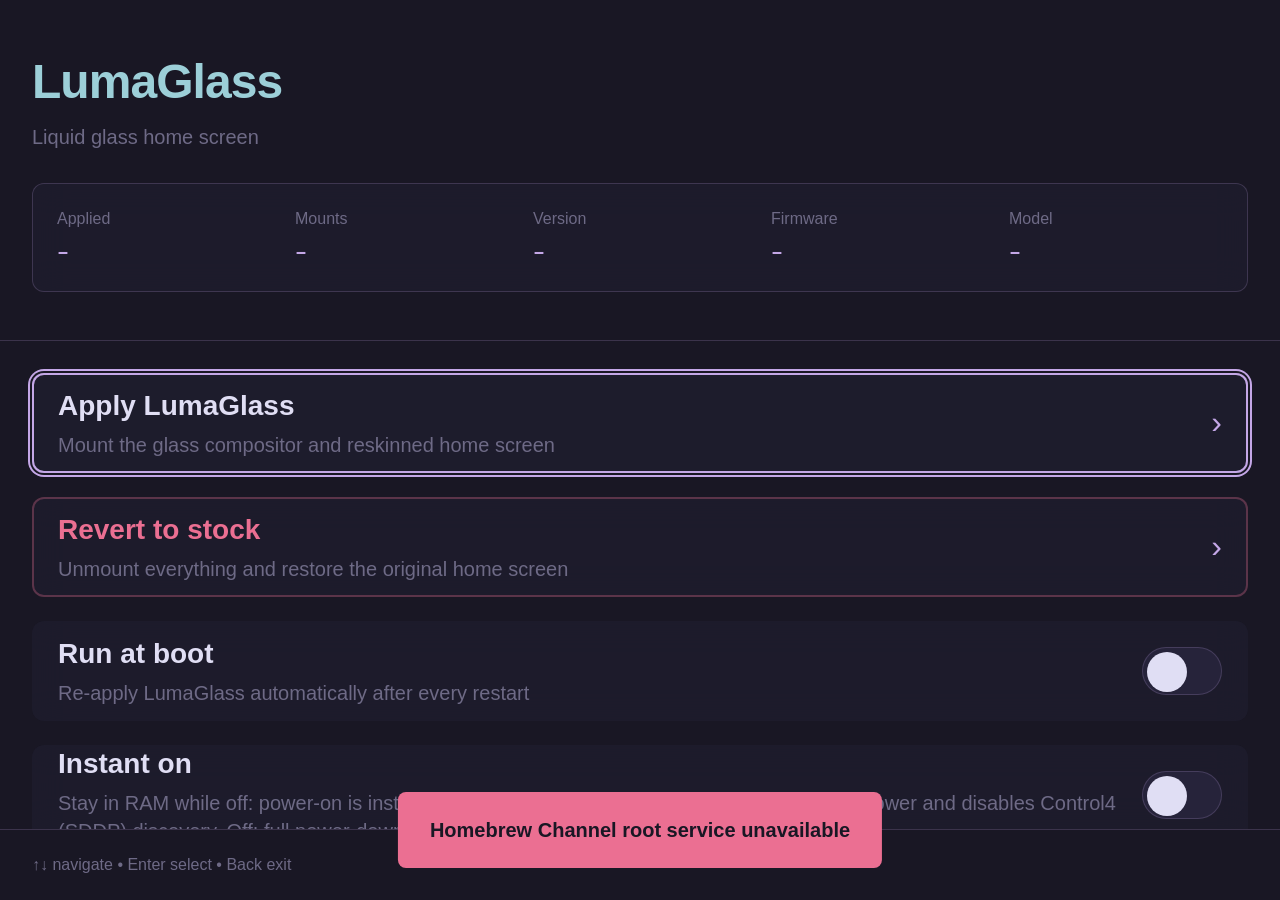
<file: index.html>
<!DOCTYPE html>
<html lang="en">
<head>
<meta charset="utf-8">
<meta name="viewport" content="width=1920, height=1080, user-scalable=no">
<title>LumaGlass</title>
<link rel="stylesheet" href="style.css">
</head>
<body>
<div id="app">

  <header id="header">
    <div id="header-title">
      <span id="header-mark">LumaGlass</span>
      <span id="header-tagline">Liquid glass home screen</span>
    </div>
    <div id="status-card" class="glass">
      <div class="status-item">
        <span class="status-label">Applied</span>
        <span class="status-value" id="stat-applied">&#8211;</span>
      </div>
      <div class="status-item">
        <span class="status-label">Mounts</span>
        <span class="status-value" id="stat-mounts">&#8211;</span>
      </div>
      <div class="status-item">
        <span class="status-label">Version</span>
        <span class="status-value" id="stat-version">&#8211;</span>
      </div>
      <div class="status-item">
        <span class="status-label">Firmware</span>
        <span class="status-value" id="stat-firmware">&#8211;</span>
      </div>
      <div class="status-item">
        <span class="status-label">Model</span>
        <span class="status-value" id="stat-model">&#8211;</span>
      </div>
    </div>
  </header>

  <main id="rows">

    <section class="row glass focusable" id="row-apply" tabindex="0" data-role="apply">
      <div class="row-main">
        <span class="row-title">Apply LumaGlass</span>
        <span class="row-sub">Mount the glass compositor and reskinned home screen</span>
      </div>
      <span class="row-chevron">&#8250;</span>
    </section>

    <section class="row glass focusable danger" id="row-revert" tabindex="0" data-role="revert">
      <div class="row-main">
        <span class="row-title">Revert to stock</span>
        <span class="row-sub">Unmount everything and restore the original home screen</span>
      </div>
      <span class="row-chevron">&#8250;</span>
    </section>

    <section class="row glass focusable" id="row-persist" tabindex="0" data-role="persist">
      <div class="row-main">
        <span class="row-title">Run at boot</span>
        <span class="row-sub">Re-apply LumaGlass automatically after every restart</span>
      </div>
      <span class="row-toggle" id="toggle-persist" data-on="false">
        <span class="row-toggle-knob"></span>
      </span>
    </section>

    <section class="row glass focusable" id="row-standby" tabindex="0" data-role="standby">
      <div class="row-main">
        <span class="row-title">Instant on</span>
        <span class="row-sub" id="standby-sub">Stay in RAM while off: power-on is instant with LumaGlass already up. Uses more standby power and disables Control4 (SDDP) discovery. Off: full power-down, every power-on is a ~35s boot.</span>
      </div>
      <span class="row-toggle" id="toggle-standby" data-on="false">
        <span class="row-toggle-knob"></span>
      </span>
    </section>

    <section class="row glass focusable" id="row-fps" tabindex="0" data-role="fps">
      <div class="row-main">
        <span class="row-title">FPS overlay</span>
        <span class="row-sub">Show the compositor debug frame counter</span>
      </div>
      <span class="row-toggle" id="toggle-fps" data-on="false">
        <span class="row-toggle-knob"></span>
      </span>
    </section>

    <section class="row glass focusable" id="row-wallpaper" tabindex="0" data-role="wallpaper">
      <div class="row-main">
        <span class="row-title">Wallpaper motion</span>
        <span class="row-sub" id="wallpaper-sub">Live wallpaper: amount, speed, depth, wave size, detail, frame rate</span>
      </div>
      <span class="row-chevron">&#8250;</span>
    </section>

    <section class="row glass focusable" id="row-ntfy" tabindex="0" data-role="ntfy">
      <div class="row-main">
        <span class="row-title">ntfy notifications</span>
        <span class="row-sub" id="ntfy-sub">off</span>
      </div>
      <span class="row-chevron">&#8250;</span>
    </section>

    <section class="row glass focusable" id="row-ntfy-test" tabindex="0" data-role="ntfy-test">
      <div class="row-main">
        <span class="row-title">Send test notification</span>
        <span class="row-sub">Push a sample alert to the configured ntfy topic</span>
      </div>
      <span class="row-chevron">&#8250;</span>
    </section>

    <section class="row glass focusable" id="row-log" tabindex="0" data-role="log">
      <div class="row-main">
        <span class="row-title">View log</span>
        <span class="row-sub">Last 40 lines from the LumaGlass activity log</span>
      </div>
      <span class="row-chevron">&#8250;</span>
    </section>

  </main>

  <footer id="footer">
    <span id="footer-hint">&#8593;&#8595; navigate &#8226; Enter select &#8226; Back exit</span>
    <span id="footer-status" aria-live="polite"></span>
  </footer>

  <!-- Confirm revert overlay -->
  <div class="overlay" id="overlay-confirm-revert" hidden>
    <div class="overlay-panel glass danger-panel">
      <h2>Revert to stock?</h2>
      <p>This unmounts LumaGlass and restores the original webOS home screen. Boot-time re-apply will also be turned off.</p>
      <div class="overlay-actions">
        <button class="overlay-btn focusable" id="confirm-revert-yes" tabindex="0" data-role="confirm-revert-yes">Yes, revert</button>
        <button class="overlay-btn focusable" id="confirm-revert-no" tabindex="0" data-role="confirm-revert-no">Cancel</button>
      </div>
    </div>
  </div>

  <!-- Applying busy overlay -->
  <div class="overlay overlay-busy" id="overlay-apply-busy" hidden>
    <div class="overlay-panel glass busy-panel">
      <div class="spinner"></div>
      <h2>Applying LumaGlass</h2>
      <p>The screen will flash and Home will restart. This normally takes 20&#8211;40 seconds &#8211; please wait.</p>
    </div>
  </div>

  <!-- Generic busy overlay for short actions -->
  <div class="overlay overlay-busy" id="overlay-busy" hidden>
    <div class="overlay-panel glass busy-panel">
      <div class="spinner"></div>
      <h2 id="busy-message">Working&#8230;</h2>
    </div>
  </div>

  <!-- ntfy URL editor -->
  <div class="overlay" id="overlay-ntfy" hidden>
    <div class="overlay-panel glass">
      <h2>ntfy topic URL</h2>
      <p>Enter the full ntfy topic URL to receive LumaGlass alerts.</p>
      <input type="text" id="ntfy-input" class="text-input focusable" tabindex="0" data-role="ntfy-input"
             placeholder="https://ntfy.sh/your-topic" autocomplete="off" autocapitalize="off" spellcheck="false">
      <div class="overlay-actions">
        <button class="overlay-btn focusable" id="ntfy-save" tabindex="0" data-role="ntfy-save">Save</button>
        <button class="overlay-btn focusable" id="ntfy-off" tabindex="0" data-role="ntfy-off">Turn off</button>
        <button class="overlay-btn focusable" id="ntfy-cancel" tabindex="0" data-role="ntfy-cancel">Cancel</button>
      </div>
    </div>
  </div>

  <!-- Wallpaper motion panel -->
  <div class="overlay" id="overlay-wallpaper" hidden>
    <div class="overlay-panel glass wallpaper-panel">
      <h2>Wallpaper motion</h2>
      <p>Left and right adjust. Changes show on Home within two seconds; press Home to look.</p>
      <div id="wallpaper-rows"></div>
      <div class="overlay-actions">
        <button class="overlay-btn focusable" id="wallpaper-close" tabindex="0" data-role="wallpaper-close">Done</button>
      </div>
    </div>
  </div>

  <!-- Log panel -->
  <div class="overlay" id="overlay-log" hidden>
    <div class="overlay-panel glass log-panel">
      <h2>Activity log</h2>
      <pre class="log-content focusable" id="log-content" tabindex="0" data-role="log-content"></pre>
      <div class="overlay-actions">
        <button class="overlay-btn focusable" id="log-close" tabindex="0" data-role="log-close">Close</button>
      </div>
    </div>
  </div>

  <!-- Error toast -->
  <div class="toast" id="toast" hidden></div>

</div>
<script src="app.js" defer></script>
</body>
</html>
</file>
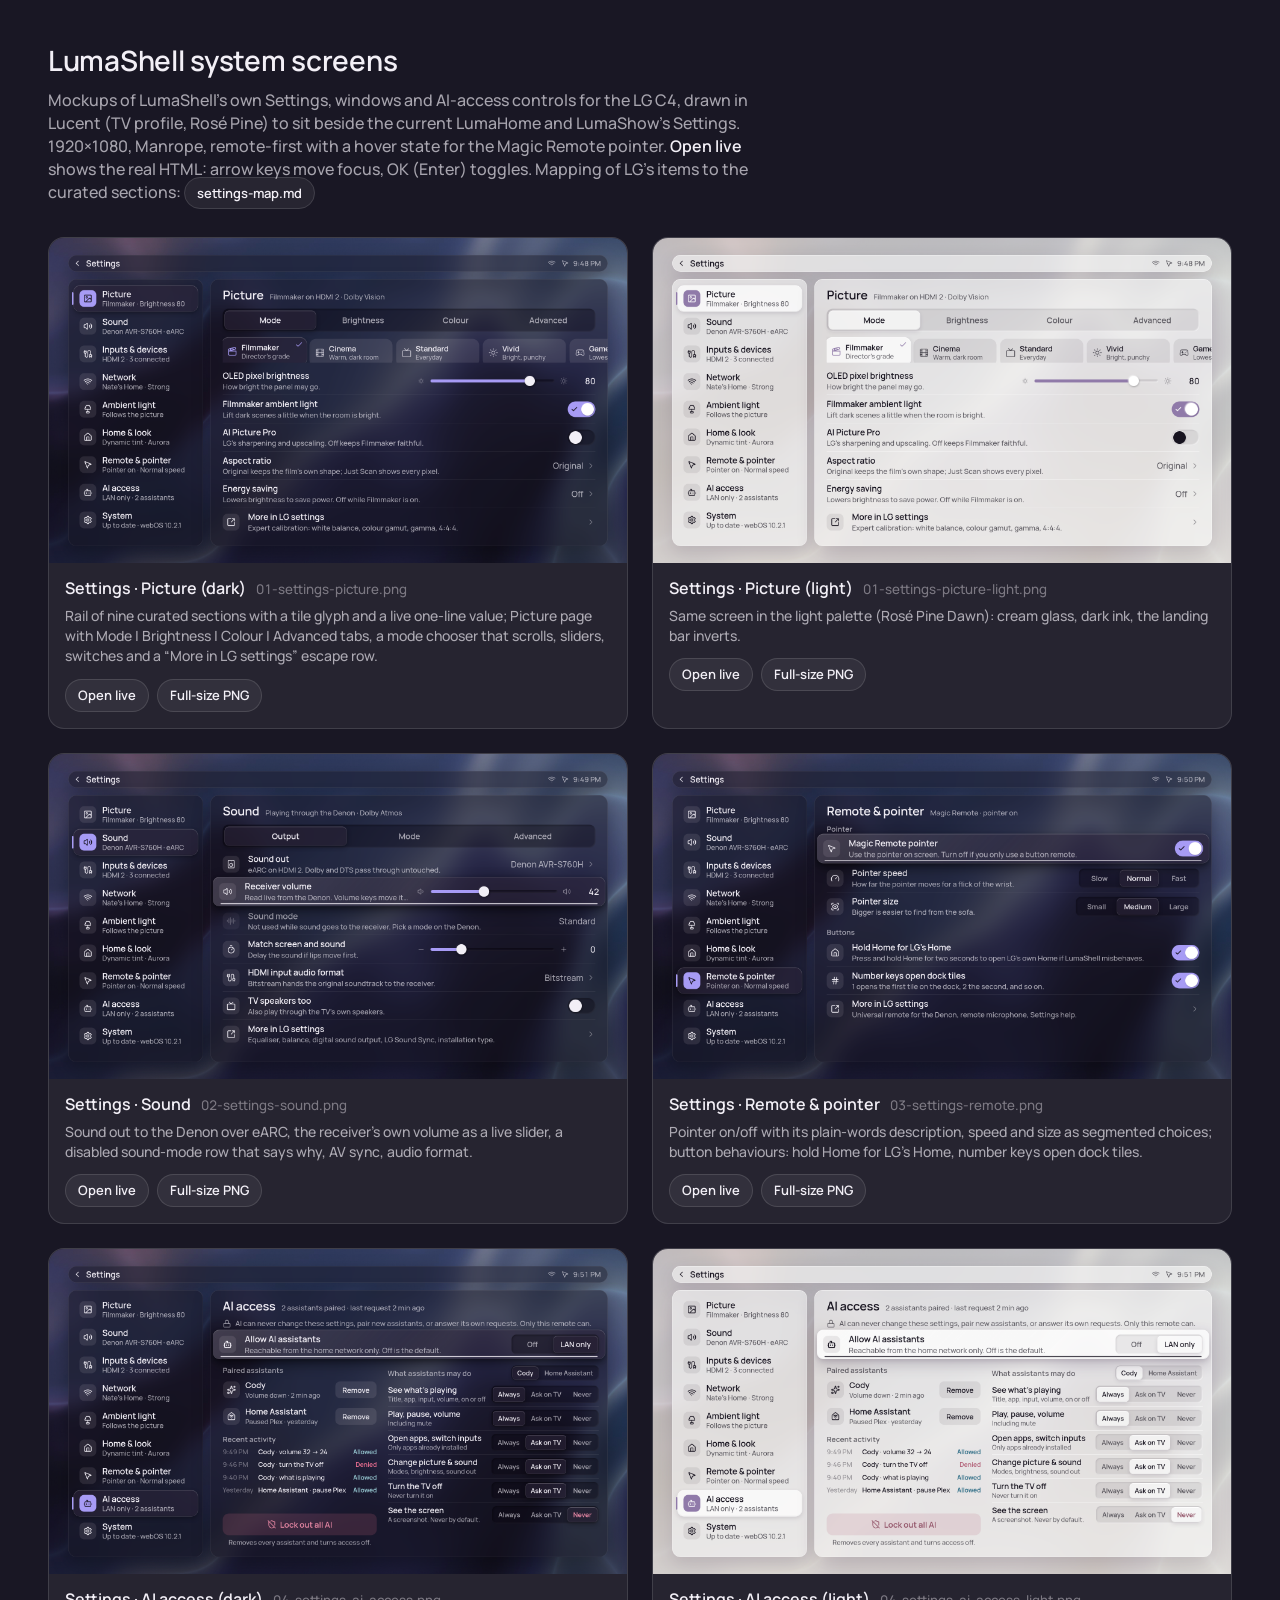
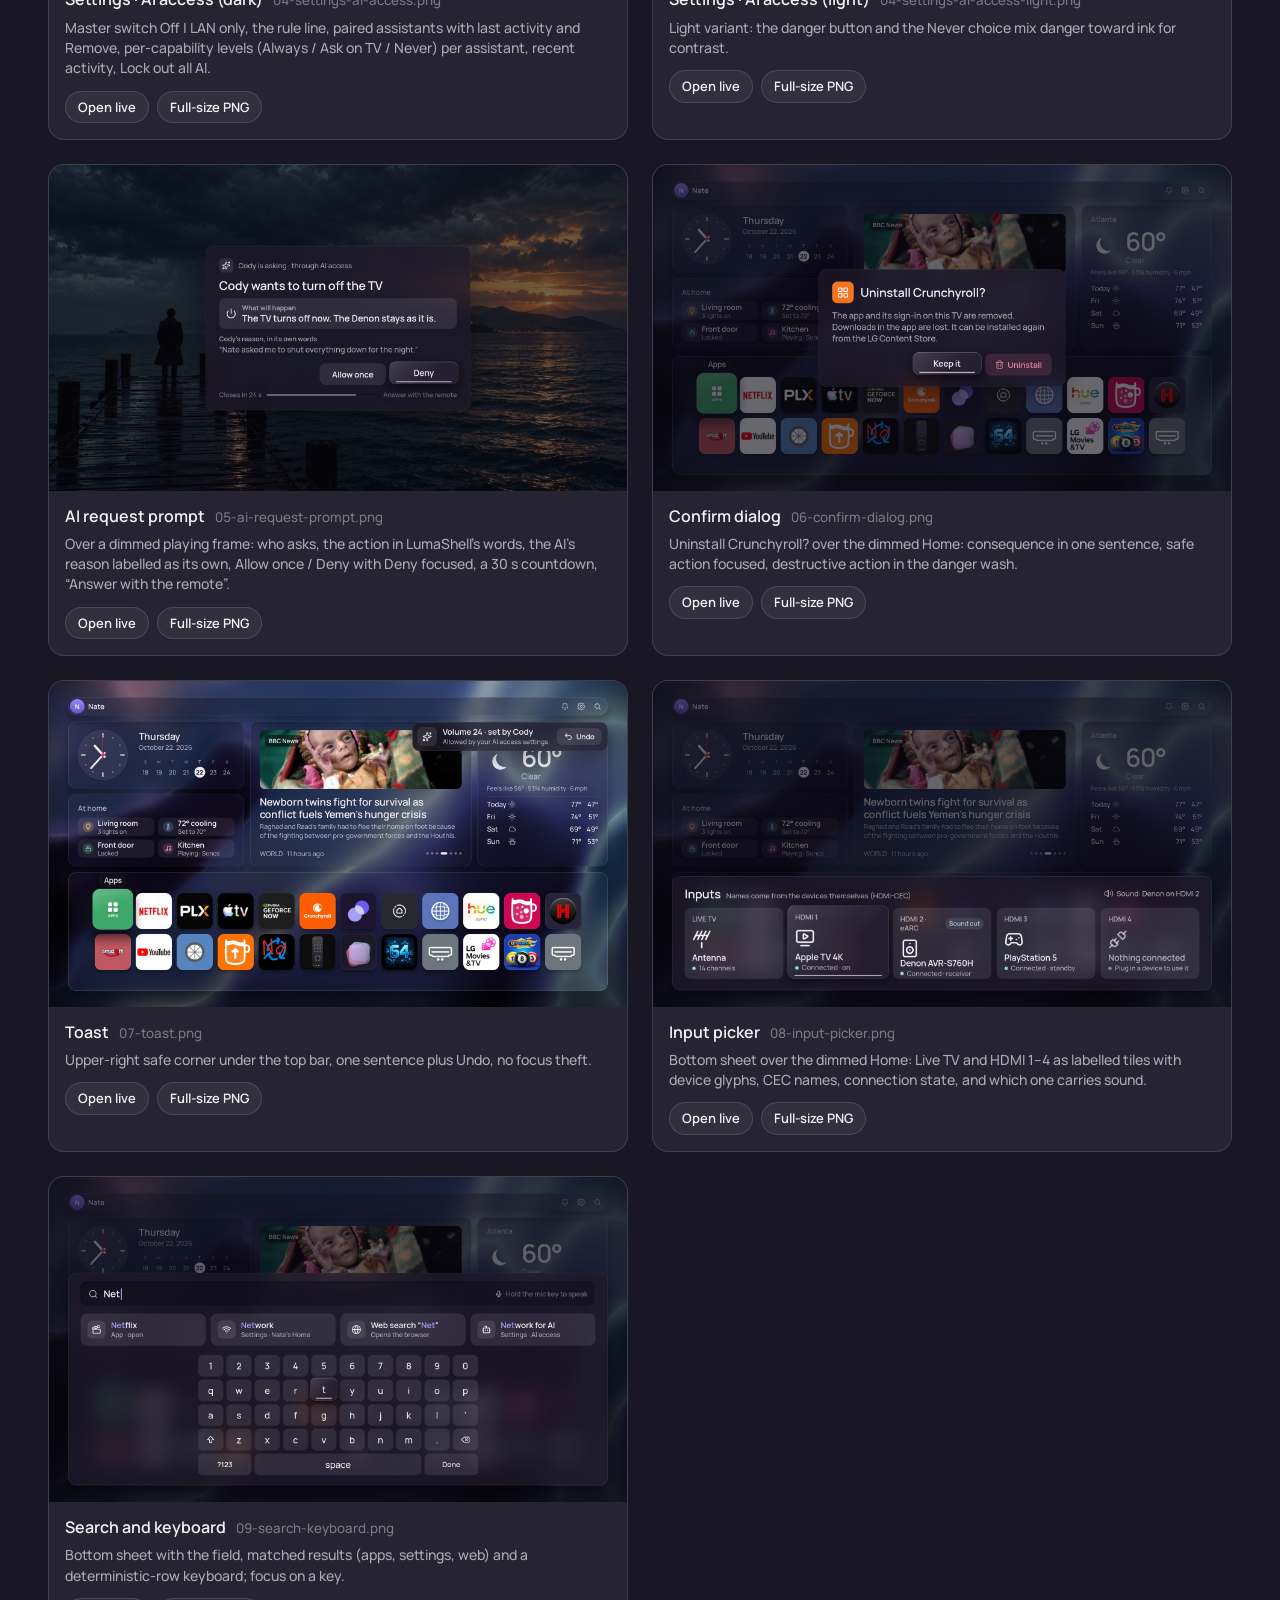
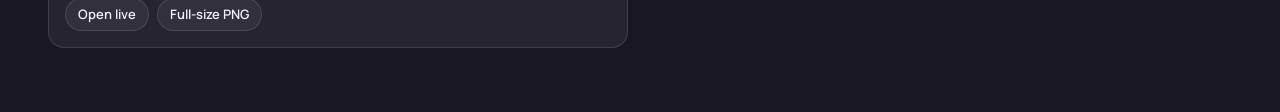
<file: docs/mocks/index.html>
<!doctype html>
<html lang="en">
<head>
<meta charset="utf-8">
<title>LumaShell system screens · mockups</title>
<style>
  @font-face { font-family: "Manrope"; src: url("fonts/Manrope-Variable.ttf") format("truetype-variations"); font-weight: 200 800; font-display: block; }
  :root { color-scheme: dark; --bg: #191724; --ink: #F2EFF6; --ink2: #F2EFF6A8; --ink3: #F2EFF66B; --glass: #FFFFFF0F; --edge: #FFFFFF1F; --accent: #A79BF5; }
  * { box-sizing: border-box; }
  body { margin: 0; background: var(--bg); color: var(--ink); font: 500 16px/1.45 Manrope, system-ui, sans-serif; }
  header { padding: 40px 48px 8px; max-width: 1480px; margin: 0 auto; }
  h1 { margin: 0; font-size: 28px; font-weight: 600; letter-spacing: -.01em; }
  header p { margin: 8px 0 0; color: var(--ink2); max-width: 70ch; }
  header p b { color: var(--ink); font-weight: 600; }
  .grid { display: grid; grid-template-columns: repeat(auto-fill, minmax(440px, 1fr)); gap: 24px; padding: 24px 48px 64px; max-width: 1480px; margin: 0 auto; }
  figure { margin: 0; background: var(--glass); border: 1px solid var(--edge); border-radius: 16px; overflow: hidden; display: flex; flex-direction: column; }
  figure img { display: block; width: 100%; aspect-ratio: 16 / 9; object-fit: cover; background: #000; cursor: zoom-in; }
  figcaption { padding: 14px 16px 16px; display: flex; flex-direction: column; gap: 6px; }
  figcaption .n { font-weight: 600; font-size: 16px; display: flex; align-items: baseline; gap: 10px; }
  figcaption .n small { color: var(--ink3); font-weight: 500; font-variant-numeric: tabular-nums; }
  figcaption .c { color: var(--ink2); font-size: 14px; }
  figcaption .acts { display: flex; gap: 8px; margin-top: 6px; }
  button, a.b { font: inherit; font-weight: 600; font-size: 13px; color: var(--ink); background: var(--glass); border: 1px solid var(--edge); border-radius: 999px; padding: 6px 12px; text-decoration: none; cursor: pointer; }
  button:hover, a.b:hover { background: #FFFFFF1A; }
  button:focus-visible, a.b:focus-visible { outline: 2px solid var(--accent); outline-offset: 2px; }
  /* live viewer: the real HTML at 1920×1080, scaled to fit; arrow keys move focus inside it */
  #viewer { position: fixed; inset: 0; background: #000; display: none; flex-direction: column; }
  #viewer.open { display: flex; }
  #viewer .bar { height: 48px; display: flex; align-items: center; gap: 12px; padding: 0 16px; color: var(--ink2); font-size: 14px; background: #0B0914; border-bottom: 1px solid var(--edge); }
  #viewer .bar .title { color: var(--ink); font-weight: 600; }
  #viewer .bar .hint { margin-left: auto; }
  #viewer .bar kbd { font: inherit; color: var(--ink); background: var(--glass); border: 1px solid var(--edge); border-radius: 6px; padding: 1px 7px; }
  #stage { flex: 1; position: relative; overflow: hidden; }
  #stage iframe { position: absolute; left: 50%; top: 50%; width: 1920px; height: 1080px; border: 0; transform-origin: 0 0; background: #000; }
</style>
</head>
<body>
<header>
  <h1>LumaShell system screens</h1>
  <p>Mockups of LumaShell’s own Settings, windows and AI-access controls for the LG C4, drawn in Lucent (TV profile, Rosé Pine) to sit beside the current LumaHome and LumaShow’s Settings. 1920×1080, Manrope, remote-first with a hover state for the Magic Remote pointer. <b>Open live</b> shows the real HTML: arrow keys move focus, OK (Enter) toggles. Mapping of LG’s items to the curated sections: <a class="b" href="settings-map.md">settings-map.md</a></p>
</header>

<div class="grid" id="grid"></div>

<div id="viewer" aria-hidden="true">
  <div class="bar">
    <button id="close">← Gallery</button>
    <span class="title" id="vtitle"></span>
    <button id="theme">Light / dark</button>
    <span class="hint">Move focus with <kbd>←</kbd> <kbd>↑</kbd> <kbd>→</kbd> <kbd>↓</kbd>, press <kbd>Enter</kbd> for OK, hover with the mouse for the pointer state</span>
  </div>
  <div id="stage"><iframe id="live" title="Live mock"></iframe></div>
</div>

<script>
const SHOTS = [
  ['01-settings-picture', '01-settings-picture.html', 'Settings · Picture (dark)', 'Rail of nine curated sections with a tile glyph and a live one-line value; Picture page with Mode | Brightness | Colour | Advanced tabs, a mode chooser that scrolls, sliders, switches and a “More in LG settings” escape row.'],
  ['01-settings-picture-light', '01-settings-picture.html?theme=light', 'Settings · Picture (light)', 'Same screen in the light palette (Rosé Pine Dawn): cream glass, dark ink, the landing bar inverts.'],
  ['02-settings-sound', '02-settings-sound.html', 'Settings · Sound', 'Sound out to the Denon over eARC, the receiver’s own volume as a live slider, a disabled sound-mode row that says why, AV sync, audio format.'],
  ['03-settings-remote', '03-settings-remote.html', 'Settings · Remote & pointer', 'Pointer on/off with its plain-words description, speed and size as segmented choices; button behaviours: hold Home for LG’s Home, number keys open dock tiles.'],
  ['04-settings-ai-access', '04-settings-ai-access.html', 'Settings · AI access (dark)', 'Master switch Off | LAN only, the rule line, paired assistants with last activity and Remove, per-capability levels (Always / Ask on TV / Never) per assistant, recent activity, Lock out all AI.'],
  ['04-settings-ai-access-light', '04-settings-ai-access.html?theme=light', 'Settings · AI access (light)', 'Light variant: the danger button and the Never choice mix danger toward ink for contrast.'],
  ['05-ai-request-prompt', '05-ai-request-prompt.html', 'AI request prompt', 'Over a dimmed playing frame: who asks, the action in LumaShell’s words, the AI’s reason labelled as its own, Allow once / Deny with Deny focused, a 30 s countdown, “Answer with the remote”.'],
  ['06-confirm-dialog', '06-confirm-dialog.html', 'Confirm dialog', 'Uninstall Crunchyroll? over the dimmed Home: consequence in one sentence, safe action focused, destructive action in the danger wash.'],
  ['07-toast', '07-toast.html', 'Toast', 'Upper-right safe corner under the top bar, one sentence plus Undo, no focus theft.'],
  ['08-input-picker', '08-input-picker.html', 'Input picker', 'Bottom sheet over the dimmed Home: Live TV and HDMI 1–4 as labelled tiles with device glyphs, CEC names, connection state, and which one carries sound.'],
  ['09-search-keyboard', '09-search-keyboard.html', 'Search and keyboard', 'Bottom sheet with the field, matched results (apps, settings, web) and a deterministic-row keyboard; focus on a key.'],
];
const grid = document.getElementById('grid');
grid.innerHTML = SHOTS.map(([id, file, name, cap], i) => `
  <figure>
    <img src="shots/${id}.png" alt="${name}" loading="lazy" data-i="${i}">
    <figcaption>
      <div class="n">${name}<small>${id}.png</small></div>
      <div class="c">${cap}</div>
      <div class="acts"><button data-live="${i}">Open live</button><a class="b" href="shots/${id}.png" target="_blank">Full-size PNG</a></div>
    </figcaption>
  </figure>`).join('');

const viewer = document.getElementById('viewer'), live = document.getElementById('live'), vtitle = document.getElementById('vtitle'), stage = document.getElementById('stage');
let current = 0, theme = 'dark';
function fit() {
  const s = Math.min(stage.clientWidth / 1920, stage.clientHeight / 1080);
  live.style.transform = `translate(-50%, -50%) scale(${s})`;
  live.style.transformOrigin = '50% 50%';
}
function open(i) {
  current = i;
  const [, file, name] = SHOTS[i];
  const url = new URL(file, location.href);
  url.searchParams.set('theme', theme);
  live.src = url.toString();
  vtitle.textContent = name;
  viewer.classList.add('open'); viewer.setAttribute('aria-hidden', 'false');
  fit();
  live.addEventListener('load', () => live.contentWindow.focus(), { once: true });
}
grid.addEventListener('click', e => {
  const t = e.target.closest('[data-live], img[data-i]');
  if (!t) return;
  open(Number(t.dataset.live ?? t.dataset.i));
});
document.getElementById('close').onclick = () => { viewer.classList.remove('open'); viewer.setAttribute('aria-hidden', 'true'); live.src = 'about:blank'; };
document.getElementById('theme').onclick = () => { theme = theme === 'dark' ? 'light' : 'dark'; open(current); };
window.addEventListener('resize', fit);
window.addEventListener('keydown', e => { if (e.key === 'Escape' && viewer.classList.contains('open')) document.getElementById('close').click(); });
</script>
</body>
</html>
</file>
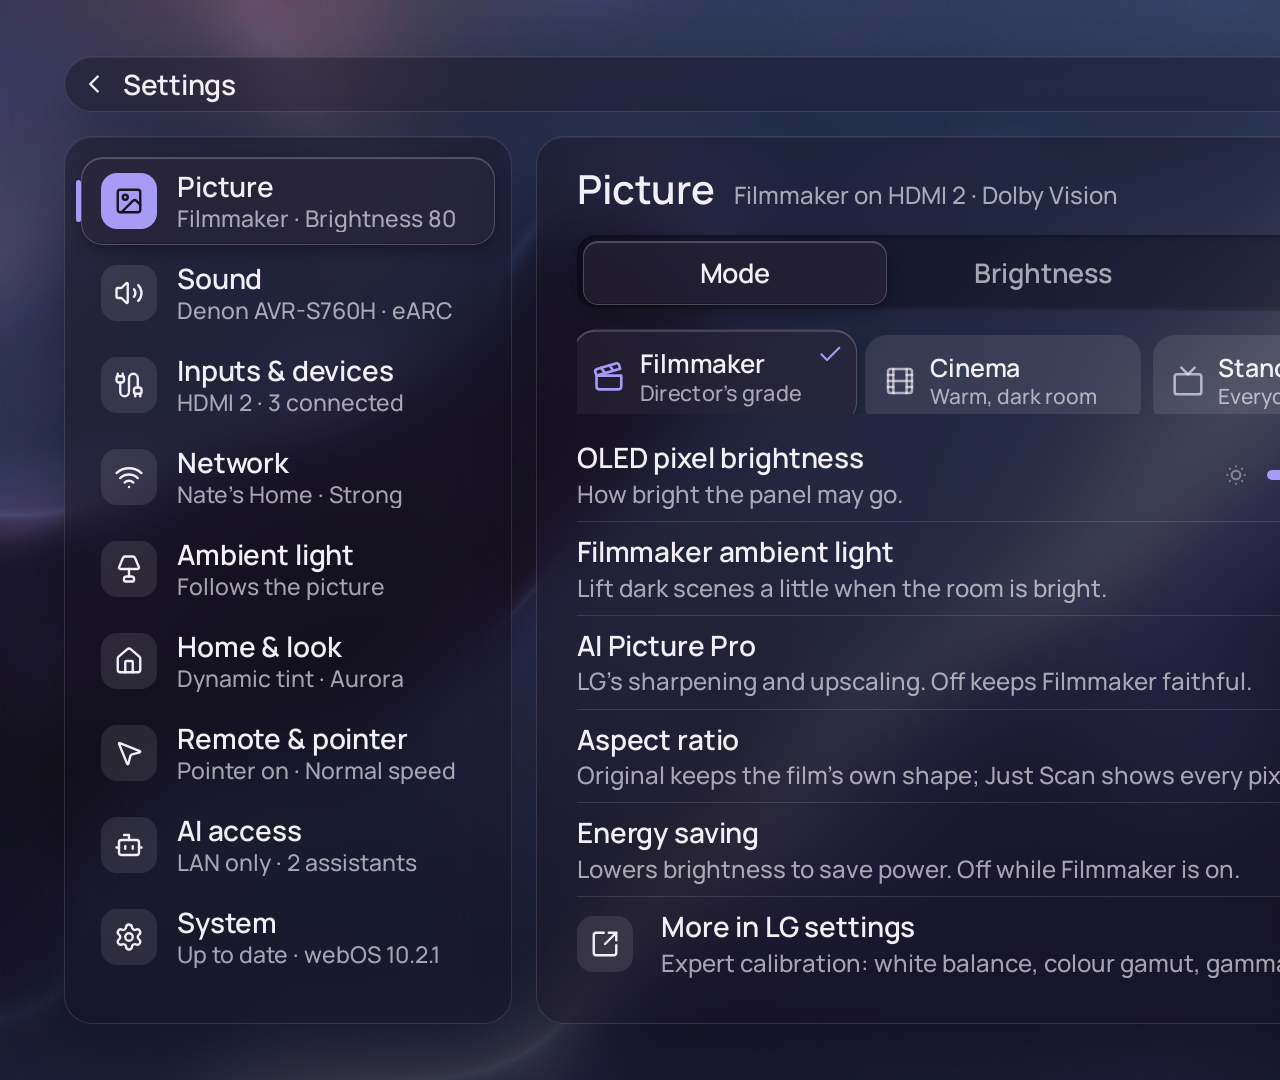
<file: docs/mocks/01-settings-picture.html>
<!doctype html>
<html lang="en" data-theme="dark">
<head>
<meta charset="utf-8">
<title>LumaShell · Settings · Picture</title>
<link rel="stylesheet" href="lucent.css">
</head>
<body>
<div class="wall"></div>

<div class="pane topbar">
  <i data-ic="chevron-left" class="ic"></i>
  <span class="title">Settings</span>
  <span class="spacer"></span>
  <span class="status"><i data-ic="wifi"></i><i data-ic="mouse-pointer-2"></i></span>
  <span class="time num">9:48 PM</span>
</div>

<nav class="pane rail" data-open="picture" aria-label="Settings sections"></nav>

<main class="pane page">
  <div class="page-head">
    <h1>Picture</h1>
    <span class="sub">Filmmaker on HDMI 2 · Dolby Vision</span>
  </div>
  <div class="tabs" role="tablist">
    <div class="tab focusable" role="tab" aria-selected="true">Mode</div>
    <div class="tab focusable" role="tab" aria-selected="false">Brightness</div>
    <div class="tab focusable" role="tab" aria-selected="false">Colour</div>
    <div class="tab focusable" role="tab" aria-selected="false">Advanced</div>
  </div>
  <div class="page-body">
    <div class="mode-grid" role="radiogroup" aria-label="Picture mode">
      <div class="mode focusable" role="radio" aria-checked="true" id="mode-filmmaker" data-autofocus>
        <i data-ic="clapperboard"></i><div><div class="mt">Filmmaker</div><div class="ms">Director’s grade</div></div><i data-ic="check" class="check"></i>
      </div>
      <div class="mode focusable" role="radio" aria-checked="false"><i data-ic="film"></i><div><div class="mt">Cinema</div><div class="ms">Warm, dark room</div></div><i data-ic="check" class="check"></i></div>
      <div class="mode focusable" role="radio" aria-checked="false"><i data-ic="tv"></i><div><div class="mt">Standard</div><div class="ms">Everyday</div></div><i data-ic="check" class="check"></i></div>
      <div class="mode focusable" role="radio" aria-checked="false"><i data-ic="sun"></i><div><div class="mt">Vivid</div><div class="ms">Bright, punchy</div></div><i data-ic="check" class="check"></i></div>
      <div class="mode focusable" role="radio" aria-checked="false"><i data-ic="gamepad-2"></i><div><div class="mt">Game Optimizer</div><div class="ms">Lowest lag</div></div><i data-ic="check" class="check"></i></div>
      <div class="mode focusable" role="radio" aria-checked="false"><i data-ic="activity"></i><div><div class="mt">Sports</div><div class="ms">Smooth motion</div></div><i data-ic="check" class="check"></i></div>
      <div class="mode focusable" role="radio" aria-checked="false"><i data-ic="leaf"></i><div><div class="mt">Eco</div><div class="ms">Dims with the room</div></div><i data-ic="check" class="check"></i></div>
      <div class="mode focusable" role="radio" aria-checked="false"><i data-ic="sun-medium"></i><div><div class="mt">Expert · day</div><div class="ms">Calibrated, bright</div></div><i data-ic="check" class="check"></i></div>
      <div class="mode focusable" role="radio" aria-checked="false"><i data-ic="moon"></i><div><div class="mt">Expert · night</div><div class="ms">Calibrated, dark</div></div><i data-ic="check" class="check"></i></div>
      <div class="mode focusable" role="radio" aria-checked="false"><i data-ic="user"></i><div><div class="mt">Personalised</div><div class="ms">Nate’s wizard</div></div><i data-ic="check" class="check"></i></div>
    </div>

    <div class="rows">
      <div class="row focusable no-line" tabindex="0">
        <div class="text"><div class="t">OLED pixel brightness</div><div class="d">How bright the panel may go.</div></div>
        <div class="slider" aria-label="OLED pixel brightness"><i data-ic="sun-dim"></i><div class="track"><div class="fill" style="width:80%"></div><div class="thumb" style="left:80%"></div></div><i data-ic="sun"></i></div>
        <div class="v num" style="min-width:64px;justify-content:flex-end;color:var(--lu-ink)">80</div>
      </div>
      <div class="row focusable" tabindex="0">
        <div class="text"><div class="t">Filmmaker ambient light</div><div class="d">Lift dark scenes a little when the room is bright.</div></div>
        <div class="toggle" role="switch" aria-checked="true"></div>
      </div>
      <div class="row focusable" tabindex="0">
        <div class="text"><div class="t">AI Picture Pro</div><div class="d">LG’s sharpening and upscaling. Off keeps Filmmaker faithful.</div></div>
        <div class="toggle" role="switch" aria-checked="false"></div>
      </div>
      <div class="row focusable" tabindex="0">
        <div class="text"><div class="t">Aspect ratio</div><div class="d">Original keeps the film’s own shape; Just Scan shows every pixel.</div></div>
        <div class="v">Original <i data-ic="chevron-right"></i></div>
      </div>
      <div class="row focusable" tabindex="0">
        <div class="text"><div class="t">Energy saving</div><div class="d">Lowers brightness to save power. Off while Filmmaker is on.</div></div>
        <div class="v">Off <i data-ic="chevron-right"></i></div>
      </div>
      <div class="row focusable" tabindex="0">
        <div class="lead"><i data-ic="square-arrow-out-up-right"></i></div>
        <div class="text"><div class="t">More in LG settings</div><div class="d">Expert calibration: white balance, colour gamut, gamma, 4:4:4.</div></div>
        <div class="v"><i data-ic="chevron-right"></i></div>
      </div>
    </div>
  </div>
</main>

<script src="icons.js"></script>
<script src="mock.js"></script>
</body>
</html>
</file>
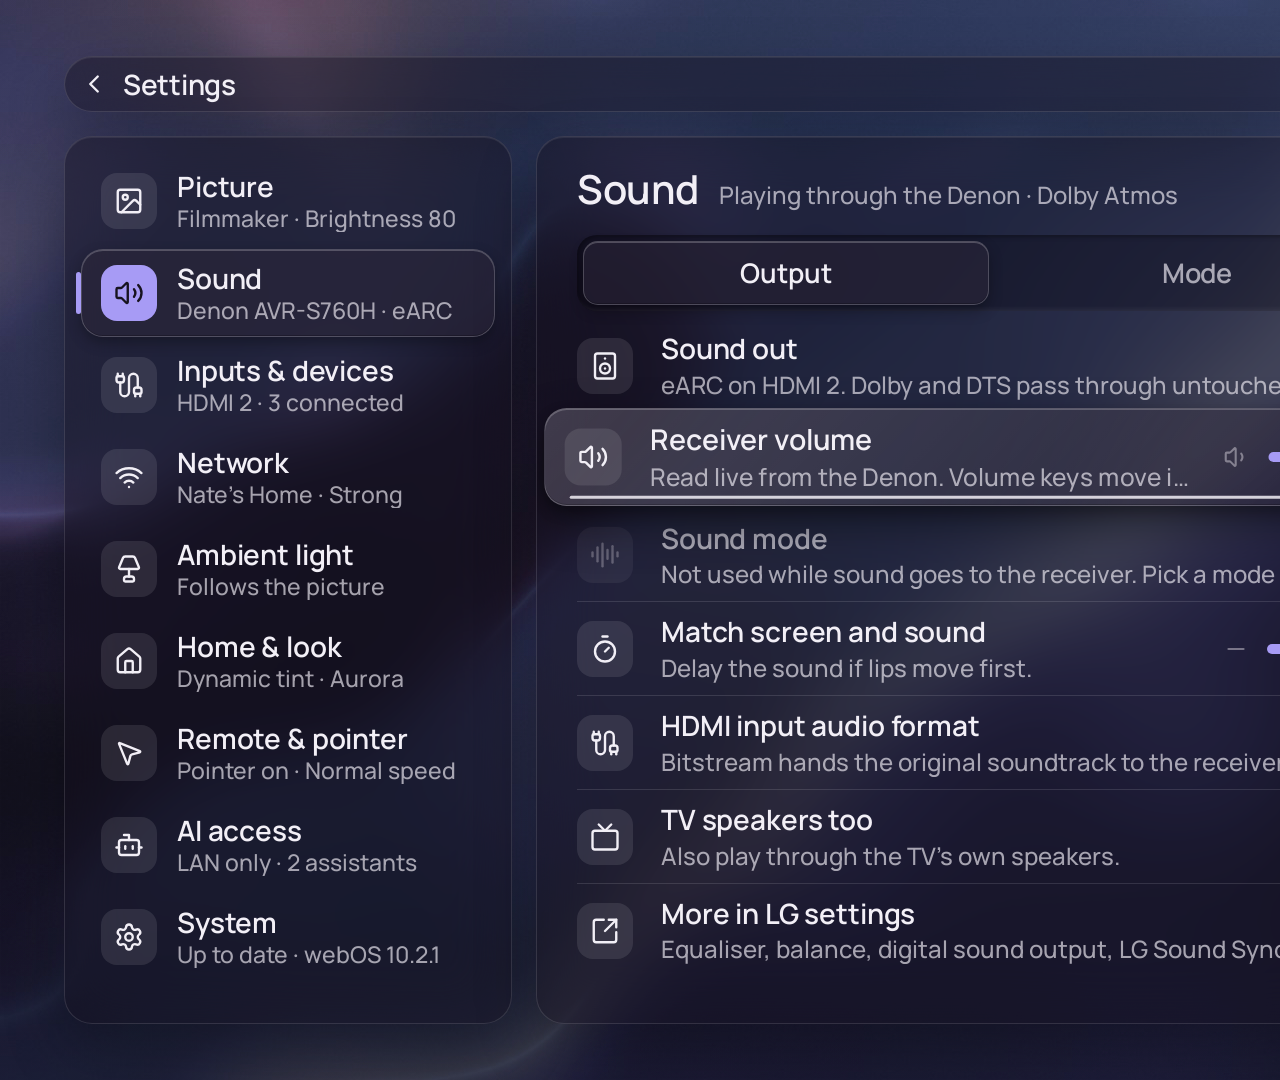
<file: docs/mocks/02-settings-sound.html>
<!doctype html>
<html lang="en" data-theme="dark">
<head>
<meta charset="utf-8">
<title>LumaShell · Settings · Sound</title>
<link rel="stylesheet" href="lucent.css">
</head>
<body>
<div class="wall"></div>

<div class="pane topbar">
  <i data-ic="chevron-left" class="ic"></i>
  <span class="title">Settings</span>
  <span class="spacer"></span>
  <span class="status"><i data-ic="wifi"></i><i data-ic="mouse-pointer-2"></i></span>
  <span class="time num">9:49 PM</span>
</div>

<nav class="pane rail" data-open="sound" aria-label="Settings sections"></nav>

<main class="pane page">
  <div class="page-head">
    <h1>Sound</h1>
    <span class="sub">Playing through the Denon · Dolby Atmos</span>
  </div>
  <div class="tabs" role="tablist">
    <div class="tab focusable" role="tab" aria-selected="true">Output</div>
    <div class="tab focusable" role="tab" aria-selected="false">Mode</div>
    <div class="tab focusable" role="tab" aria-selected="false">Advanced</div>
  </div>
  <div class="page-body">
    <div class="rows">
      <div class="row focusable no-line" tabindex="0">
        <div class="lead"><i data-ic="speaker"></i></div>
        <div class="text"><div class="t">Sound out</div><div class="d">eARC on HDMI 2. Dolby and DTS pass through untouched.</div></div>
        <div class="v">Denon AVR-S760H <i data-ic="chevron-right"></i></div>
      </div>
      <div class="row focusable" tabindex="0" data-autofocus>
        <div class="lead"><i data-ic="volume-2"></i></div>
        <div class="text"><div class="t">Receiver volume</div><div class="d">Read live from the Denon. Volume keys move it too.</div></div>
        <div class="slider" aria-label="Receiver volume"><i data-ic="volume-1"></i><div class="track"><div class="fill" style="width:42%"></div><div class="thumb" style="left:42%"></div></div><i data-ic="volume-2"></i></div>
        <div class="v num" style="min-width:64px;justify-content:flex-end;color:var(--lu-ink)">42</div>
      </div>
      <div class="row focusable disabled" tabindex="0" aria-disabled="true">
        <div class="lead"><i data-ic="audio-lines"></i></div>
        <div class="text"><div class="t">Sound mode</div><div class="d">Not used while sound goes to the receiver. Pick a mode on the Denon.</div></div>
        <div class="v">Standard</div>
      </div>
      <div class="row focusable" tabindex="0">
        <div class="lead"><i data-ic="timer"></i></div>
        <div class="text"><div class="t">Match screen and sound</div><div class="d">Delay the sound if lips move first.</div></div>
        <div class="slider" aria-label="AV sync"><i data-ic="minus"></i><div class="track"><div class="fill" style="width:25%"></div><div class="thumb" style="left:25%"></div></div><i data-ic="plus"></i></div>
        <div class="v num" style="min-width:64px;justify-content:flex-end;color:var(--lu-ink)">0</div>
      </div>
      <div class="row focusable" tabindex="0">
        <div class="lead"><i data-ic="cable"></i></div>
        <div class="text"><div class="t">HDMI input audio format</div><div class="d">Bitstream hands the original soundtrack to the receiver.</div></div>
        <div class="v">Bitstream <i data-ic="chevron-right"></i></div>
      </div>
      <div class="row focusable" tabindex="0">
        <div class="lead"><i data-ic="tv"></i></div>
        <div class="text"><div class="t">TV speakers too</div><div class="d">Also play through the TV’s own speakers.</div></div>
        <div class="toggle" role="switch" aria-checked="false"></div>
      </div>
      <div class="row focusable" tabindex="0">
        <div class="lead"><i data-ic="square-arrow-out-up-right"></i></div>
        <div class="text"><div class="t">More in LG settings</div><div class="d">Equaliser, balance, digital sound output, LG Sound Sync, installation type.</div></div>
        <div class="v"><i data-ic="chevron-right"></i></div>
      </div>
    </div>
  </div>
</main>

<script src="icons.js"></script>
<script src="mock.js"></script>
</body>
</html>
</file>
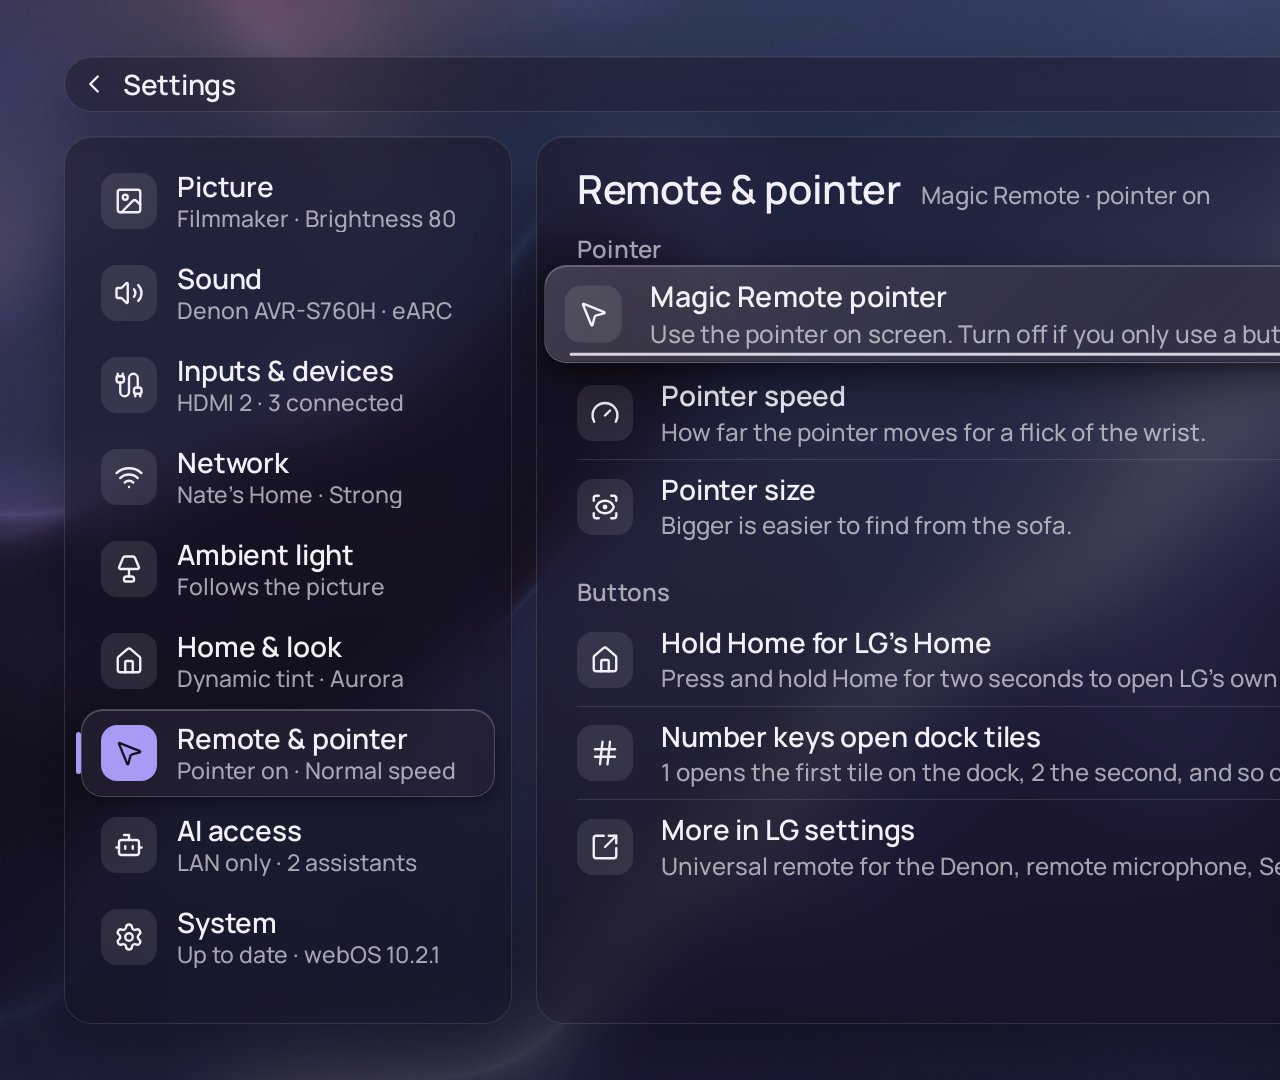
<file: docs/mocks/03-settings-remote.html>
<!doctype html>
<html lang="en" data-theme="dark">
<head>
<meta charset="utf-8">
<title>LumaShell · Settings · Remote &amp; pointer</title>
<link rel="stylesheet" href="lucent.css">
</head>
<body>
<div class="wall"></div>

<div class="pane topbar">
  <i data-ic="chevron-left" class="ic"></i>
  <span class="title">Settings</span>
  <span class="spacer"></span>
  <span class="status"><i data-ic="wifi"></i><i data-ic="mouse-pointer-2"></i></span>
  <span class="time num">9:50 PM</span>
</div>

<nav class="pane rail" data-open="remote" aria-label="Settings sections"></nav>

<main class="pane page">
  <div class="page-head">
    <h1>Remote &amp; pointer</h1>
    <span class="sub">Magic Remote · pointer on</span>
  </div>
  <div class="page-body" style="margin-top:10px">
    <div class="rows">
      <div class="group-label">Pointer</div>
      <div class="row focusable no-line" tabindex="0" data-autofocus>
        <div class="lead"><i data-ic="mouse-pointer-2"></i></div>
        <div class="text"><div class="t">Magic Remote pointer</div><div class="d">Use the pointer on screen. Turn off if you only use a button remote.</div></div>
        <div class="toggle" role="switch" aria-checked="true"></div>
      </div>
      <div class="row focusable" tabindex="0">
        <div class="lead"><i data-ic="gauge"></i></div>
        <div class="text"><div class="t">Pointer speed</div><div class="d">How far the pointer moves for a flick of the wrist.</div></div>
        <div class="seg" role="radiogroup"><span class="focusable" role="radio" aria-selected="false">Slow</span><span class="focusable" role="radio" aria-selected="true">Normal</span><span class="focusable" role="radio" aria-selected="false">Fast</span></div>
      </div>
      <div class="row focusable" tabindex="0">
        <div class="lead"><i data-ic="scan-eye"></i></div>
        <div class="text"><div class="t">Pointer size</div><div class="d">Bigger is easier to find from the sofa.</div></div>
        <div class="seg" role="radiogroup"><span class="focusable" role="radio" aria-selected="false">Small</span><span class="focusable" role="radio" aria-selected="true">Medium</span><span class="focusable" role="radio" aria-selected="false">Large</span></div>
      </div>
      <div class="group-label">Buttons</div>
      <div class="row focusable no-line" tabindex="0">
        <div class="lead"><i data-ic="house"></i></div>
        <div class="text"><div class="t">Hold Home for LG’s Home</div><div class="d">Press and hold Home for two seconds to open LG’s own Home if LumaShell misbehaves.</div></div>
        <div class="toggle" role="switch" aria-checked="true"></div>
      </div>
      <div class="row focusable" tabindex="0">
        <div class="lead"><i data-ic="hash"></i></div>
        <div class="text"><div class="t">Number keys open dock tiles</div><div class="d">1 opens the first tile on the dock, 2 the second, and so on.</div></div>
        <div class="toggle" role="switch" aria-checked="true"></div>
      </div>
      <div class="row focusable" tabindex="0">
        <div class="lead"><i data-ic="square-arrow-out-up-right"></i></div>
        <div class="text"><div class="t">More in LG settings</div><div class="d">Universal remote for the Denon, remote microphone, Settings help.</div></div>
        <div class="v"><i data-ic="chevron-right"></i></div>
      </div>
    </div>
  </div>
</main>

<script src="icons.js"></script>
<script src="mock.js"></script>
</body>
</html>
</file>
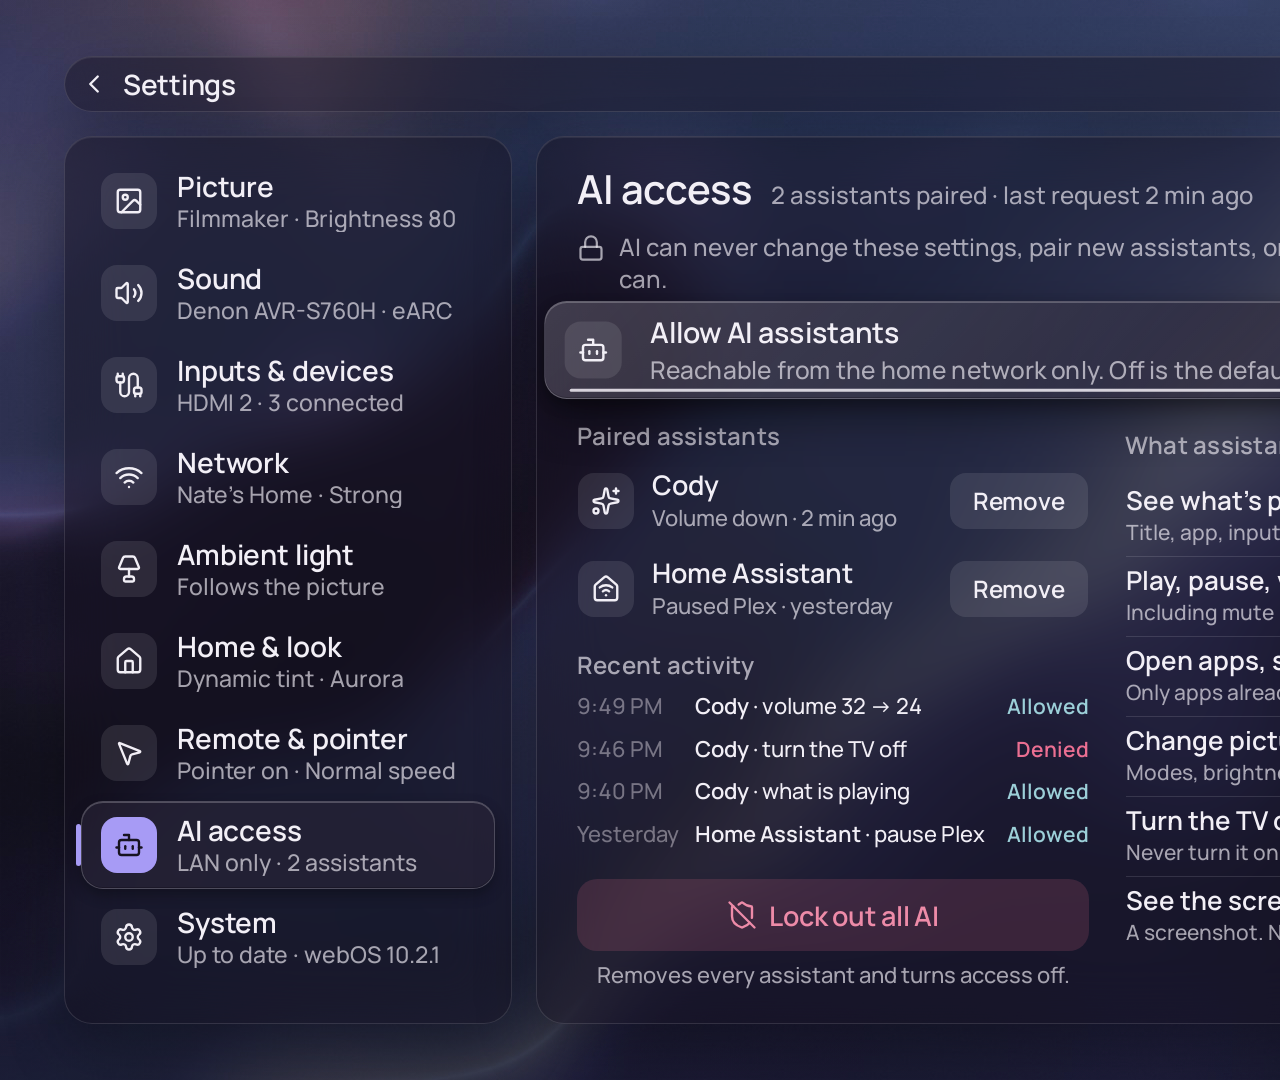
<file: docs/mocks/04-settings-ai-access.html>
<!doctype html>
<html lang="en" data-theme="dark">
<head>
<meta charset="utf-8">
<title>LumaShell · Settings · AI access</title>
<link rel="stylesheet" href="lucent.css">
</head>
<body>
<div class="wall"></div>

<div class="pane topbar">
  <i data-ic="chevron-left" class="ic"></i>
  <span class="title">Settings</span>
  <span class="spacer"></span>
  <span class="status"><i data-ic="wifi"></i><i data-ic="mouse-pointer-2"></i></span>
  <span class="time num">9:51 PM</span>
</div>

<nav class="pane rail" data-open="ai" aria-label="Settings sections"></nav>

<main class="pane page">
  <div class="page-head">
    <h1>AI access</h1>
    <span class="sub">2 assistants paired · last request 2 min ago</span>
  </div>
  <div class="page-note" style="margin-top:14px">
    <i data-ic="lock"></i>
    <span>AI can never change these settings, pair new assistants, or answer its own requests. Only this remote can.</span>
  </div>

  <div class="page-body" style="margin-top:10px">
    <div class="rows">
      <div class="row focusable no-line" tabindex="0" data-autofocus>
        <div class="lead"><i data-ic="bot"></i></div>
        <div class="text"><div class="t">Allow AI assistants</div><div class="d">Reachable from the home network only. Off is the default.</div></div>
        <div class="seg" role="radiogroup"><span class="focusable" role="radio" aria-selected="false">Off</span><span class="focusable" role="radio" aria-selected="true">LAN only</span></div>
      </div>
    </div>

    <div class="cols">
      <section>
        <div class="group-label" style="padding-top:14px">Paired assistants</div>
        <div class="assistant focusable" tabindex="0">
          <div class="lead"><i data-ic="sparkles"></i></div>
          <div class="text"><div class="t">Cody</div><div class="d">Volume down · 2 min ago</div></div>
          <span class="btn small focusable">Remove</span>
        </div>
        <div class="assistant focusable" tabindex="0">
          <div class="lead"><i data-ic="house-wifi"></i></div>
          <div class="text"><div class="t">Home Assistant</div><div class="d">Paused Plex · yesterday</div></div>
          <span class="btn small focusable">Remove</span>
        </div>

        <div class="group-label" style="padding-top:16px">Recent activity</div>
        <div class="log">
          <div class="e"><span class="when">9:49 PM</span><span class="what"><b>Cody</b> · volume 32 → 24</span><span class="res ok">Allowed</span></div>
          <div class="e"><span class="when">9:46 PM</span><span class="what"><b>Cody</b> · turn the TV off</span><span class="res no">Denied</span></div>
          <div class="e"><span class="when">9:40 PM</span><span class="what"><b>Cody</b> · what is playing</span><span class="res ok">Allowed</span></div>
          <div class="e"><span class="when">Yesterday</span><span class="what"><b>Home Assistant</b> · pause Plex</span><span class="res ok">Allowed</span></div>
        </div>

        <div style="margin-top:auto; padding-top:12px">
          <span class="btn danger strong wide focusable" tabindex="0"><i data-ic="shield-off"></i>Lock out all AI</span>
          <div class="page-note" style="font-size:22px; margin-top:10px; justify-content:center; text-align:center">Removes every assistant and turns access off.</div>
        </div>
      </section>

      <section>
        <div class="group-label" style="padding-top:14px; display:flex; align-items:center; gap:16px">
          <span style="flex:1">What assistants may do</span>
          <span class="seg" role="radiogroup" style="padding:3px"><span class="focusable" role="radio" aria-selected="true" style="height:44px;min-width:0;padding:0 16px;font-size:21px">Cody</span><span class="focusable" role="radio" aria-selected="false" style="height:44px;min-width:0;padding:0 16px;font-size:21px">Home Assistant</span></span>
        </div>
        <div class="perm focusable" tabindex="0">
          <div class="text"><div class="t">See what’s playing</div><div class="d">Title, app, input, volume, on or off</div></div>
          <div class="seg" role="radiogroup"><span role="radio" aria-selected="true">Always</span><span role="radio" aria-selected="false">Ask on TV</span><span role="radio" aria-selected="false">Never</span></div>
        </div>
        <div class="perm focusable" tabindex="0">
          <div class="text"><div class="t">Play, pause, volume</div><div class="d">Including mute</div></div>
          <div class="seg" role="radiogroup"><span role="radio" aria-selected="true">Always</span><span role="radio" aria-selected="false">Ask on TV</span><span role="radio" aria-selected="false">Never</span></div>
        </div>
        <div class="perm focusable" tabindex="0">
          <div class="text"><div class="t">Open apps, switch inputs</div><div class="d">Only apps already installed</div></div>
          <div class="seg" role="radiogroup"><span role="radio" aria-selected="false">Always</span><span role="radio" aria-selected="true">Ask on TV</span><span role="radio" aria-selected="false">Never</span></div>
        </div>
        <div class="perm focusable" tabindex="0">
          <div class="text"><div class="t">Change picture &amp; sound</div><div class="d">Modes, brightness, sound out</div></div>
          <div class="seg" role="radiogroup"><span role="radio" aria-selected="false">Always</span><span role="radio" aria-selected="true">Ask on TV</span><span role="radio" aria-selected="false">Never</span></div>
        </div>
        <div class="perm focusable" tabindex="0">
          <div class="text"><div class="t">Turn the TV off</div><div class="d">Never turn it on</div></div>
          <div class="seg" role="radiogroup"><span role="radio" aria-selected="false">Always</span><span role="radio" aria-selected="true">Ask on TV</span><span role="radio" aria-selected="false">Never</span></div>
        </div>
        <div class="perm focusable" tabindex="0">
          <div class="text"><div class="t">See the screen</div><div class="d">A screenshot. Never by default.</div></div>
          <div class="seg danger" role="radiogroup"><span role="radio" aria-selected="false">Always</span><span role="radio" aria-selected="false">Ask on TV</span><span role="radio" aria-selected="true">Never</span></div>
        </div>
      </section>
    </div>
  </div>
</main>

<script src="icons.js"></script>
<script src="mock.js"></script>
</body>
</html>
</file>
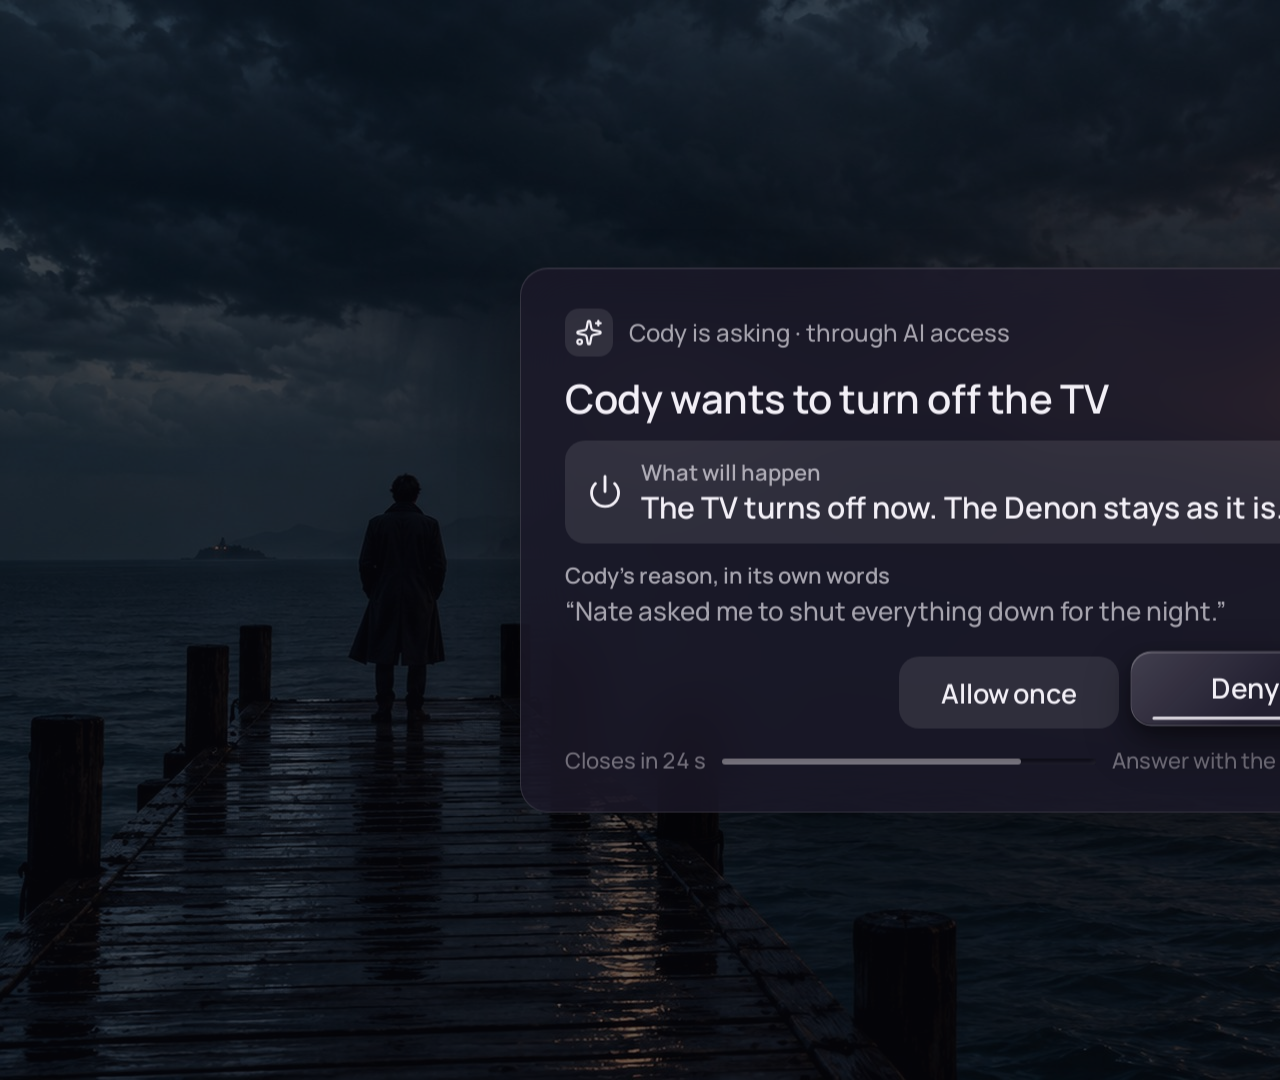
<file: docs/mocks/05-ai-request-prompt.html>
<!doctype html>
<html lang="en" data-theme="dark">
<head>
<meta charset="utf-8">
<title>LumaShell · AI request</title>
<link rel="stylesheet" href="lucent.css">
<style>
  .frame { background-image: url("img/still.jpg"); }
  .scrim { background: rgba(8, 7, 14, .58); }
</style>
</head>
<body>
<div class="frame"></div>
<div class="scrim"></div>

<div class="overlay dialog prompt" role="alertdialog" aria-labelledby="pt">
  <div class="who"><span class="lead"><i data-ic="sparkles"></i></span><span>Cody is asking · through AI access</span></div>
  <h1 id="pt">Cody wants to turn off the TV</h1>

  <div class="act">
    <i data-ic="power"></i>
    <div><div class="k">What will happen</div><div class="a">The TV turns off now. The Denon stays as it is.</div></div>
  </div>

  <div class="reason">
    <div class="k">Cody’s reason, in its own words</div>
    <div class="q">“Nate asked me to shut everything down for the night.”</div>
  </div>

  <div class="actions">
    <span class="btn focusable" tabindex="0">Allow once</span>
    <span class="btn focusable" tabindex="0" data-autofocus>Deny</span>
  </div>

  <div class="count"><span class="num">Closes in 24 s</span><div class="bar"><i style="width:80%"></i></div><span>Answer with the remote</span></div>
</div>

<script src="icons.js"></script>
<script src="mock.js"></script>
</body>
</html>
</file>
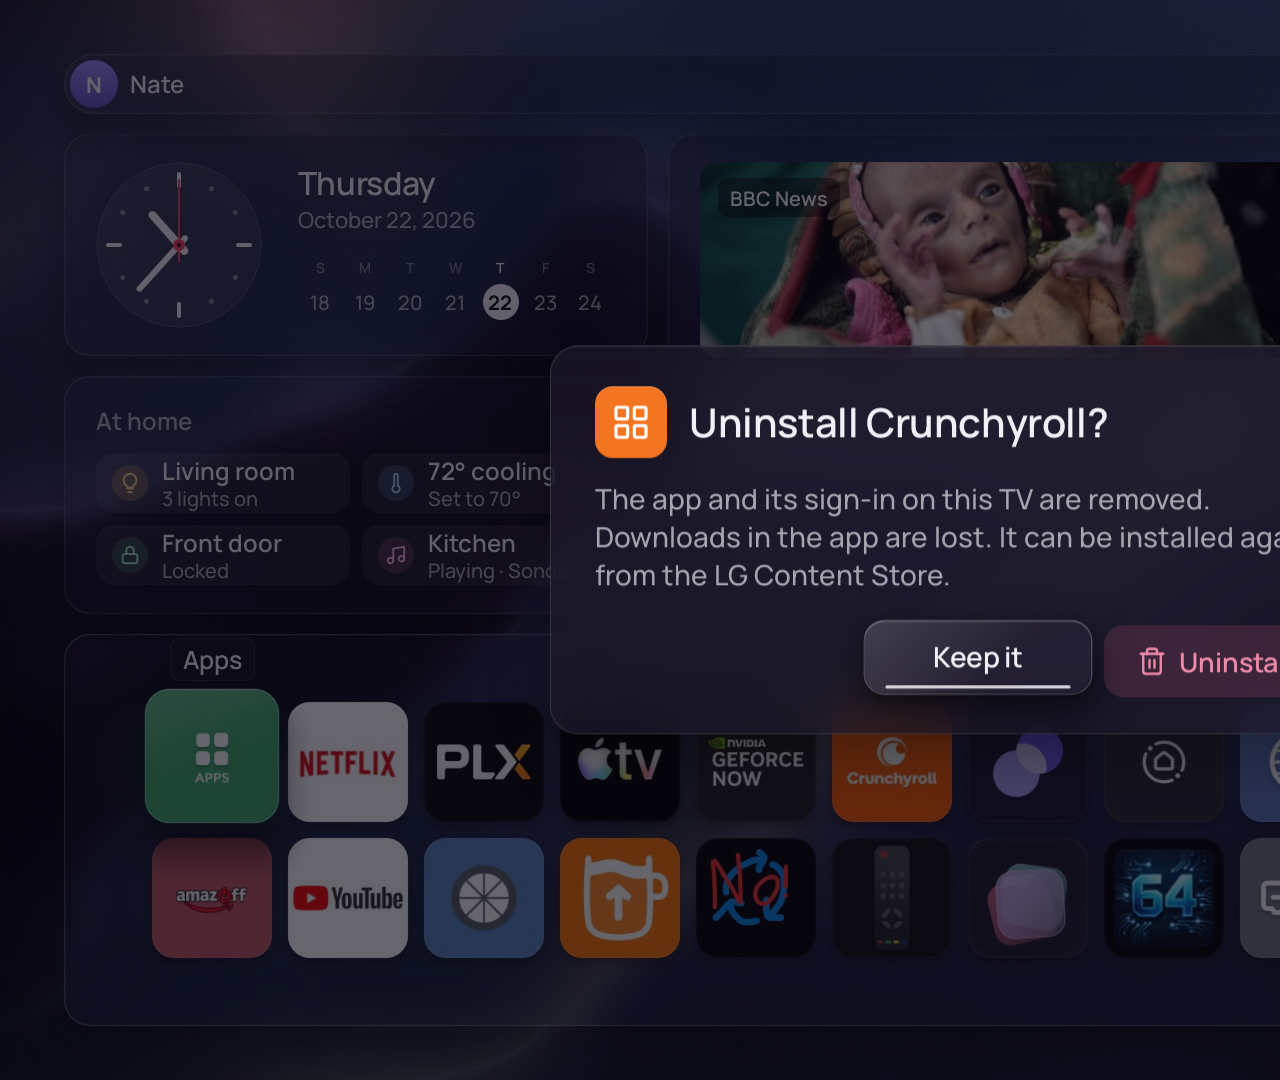
<file: docs/mocks/06-confirm-dialog.html>
<!doctype html>
<html lang="en" data-theme="dark">
<head>
<meta charset="utf-8">
<title>LumaShell · Confirm</title>
<link rel="stylesheet" href="lucent.css">
<style>
  .app { width: 72px; height: 72px; border-radius: 18px; background: #F47521; display: grid; place-items: center; color: #fff; flex: none; box-shadow: var(--highlight-raised); }
  .app .ic { width: 40px; height: 40px; }
  .dialog .head { display: flex; align-items: center; gap: 22px; }
</style>
</head>
<body>
<div class="home-behind"></div>
<div class="scrim"></div>

<div class="overlay dialog" role="alertdialog" aria-labelledby="ct">
  <div class="head">
    <span class="app"><i data-ic="layout-grid"></i></span>
    <h1 id="ct">Uninstall Crunchyroll?</h1>
  </div>
  <p>The app and its sign-in on this TV are removed. Downloads in the app are lost. It can be installed again from the LG Content Store.</p>
  <div class="actions">
    <span class="btn focusable" tabindex="0" data-autofocus>Keep it</span>
    <span class="btn danger strong focusable" tabindex="0"><i data-ic="trash-2"></i>Uninstall</span>
  </div>
</div>

<script src="icons.js"></script>
<script src="mock.js"></script>
</body>
</html>
</file>
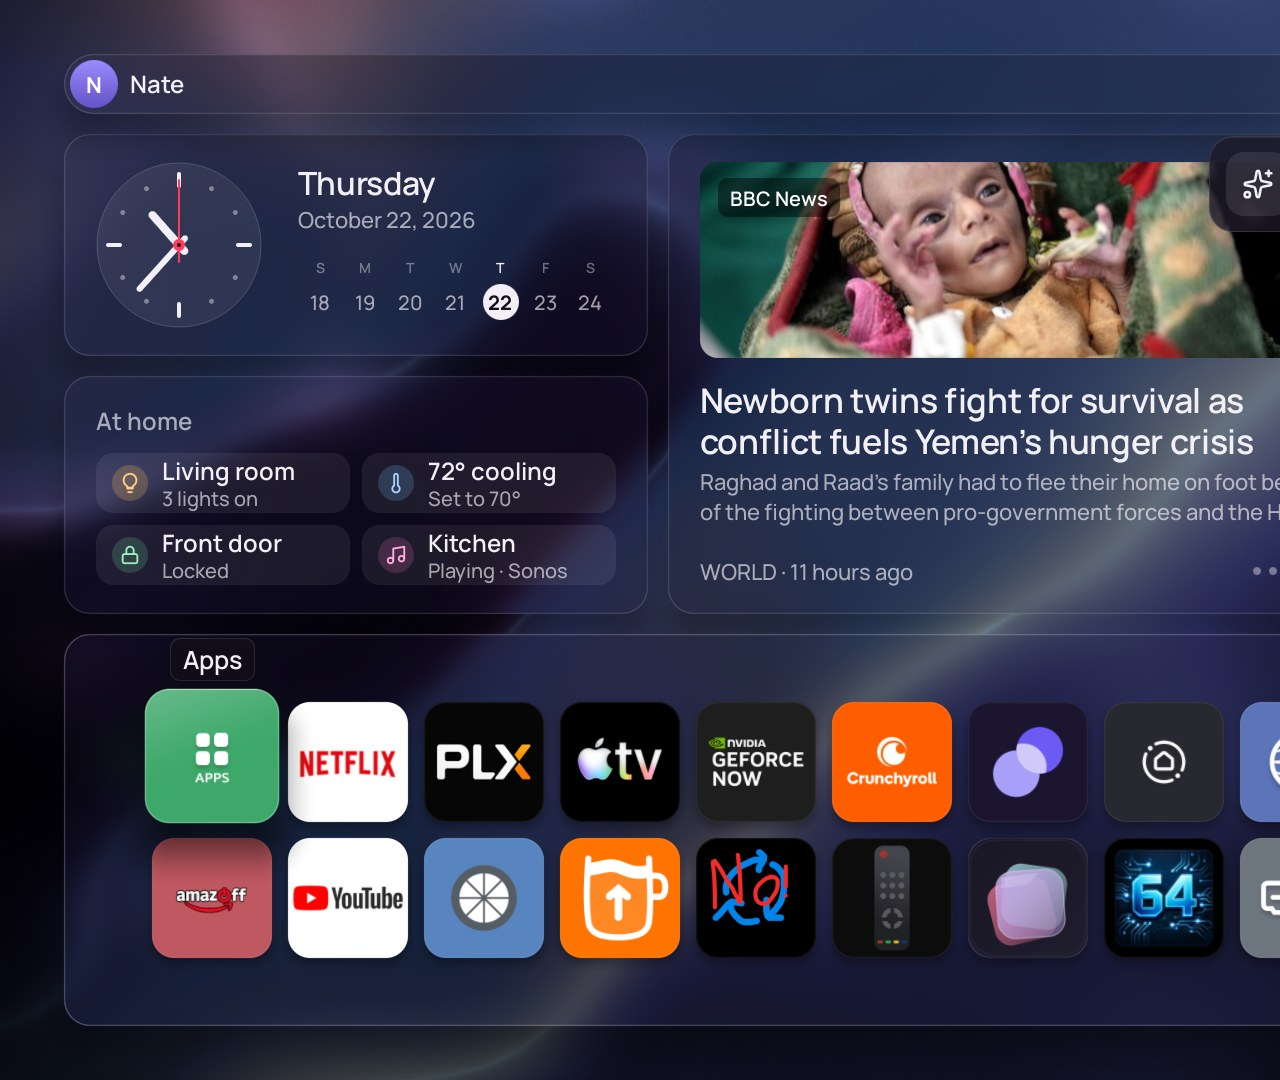
<file: docs/mocks/07-toast.html>
<!doctype html>
<html lang="en" data-theme="dark">
<head>
<meta charset="utf-8">
<title>LumaShell · Toast</title>
<link rel="stylesheet" href="lucent.css">
</head>
<body>
<div class="home-behind"></div>

<div class="overlay toast" role="status">
  <span class="lead"><i data-ic="sparkles"></i></span>
  <div style="flex:1;min-width:0">
    <div class="t">Volume 24 · set by Cody</div>
    <div class="d">Allowed by your AI access settings</div>
  </div>
  <span class="btn small focusable" tabindex="0"><i data-ic="undo-2"></i>Undo</span>
</div>

<script src="icons.js"></script>
<script src="mock.js"></script>
</body>
</html>
</file>
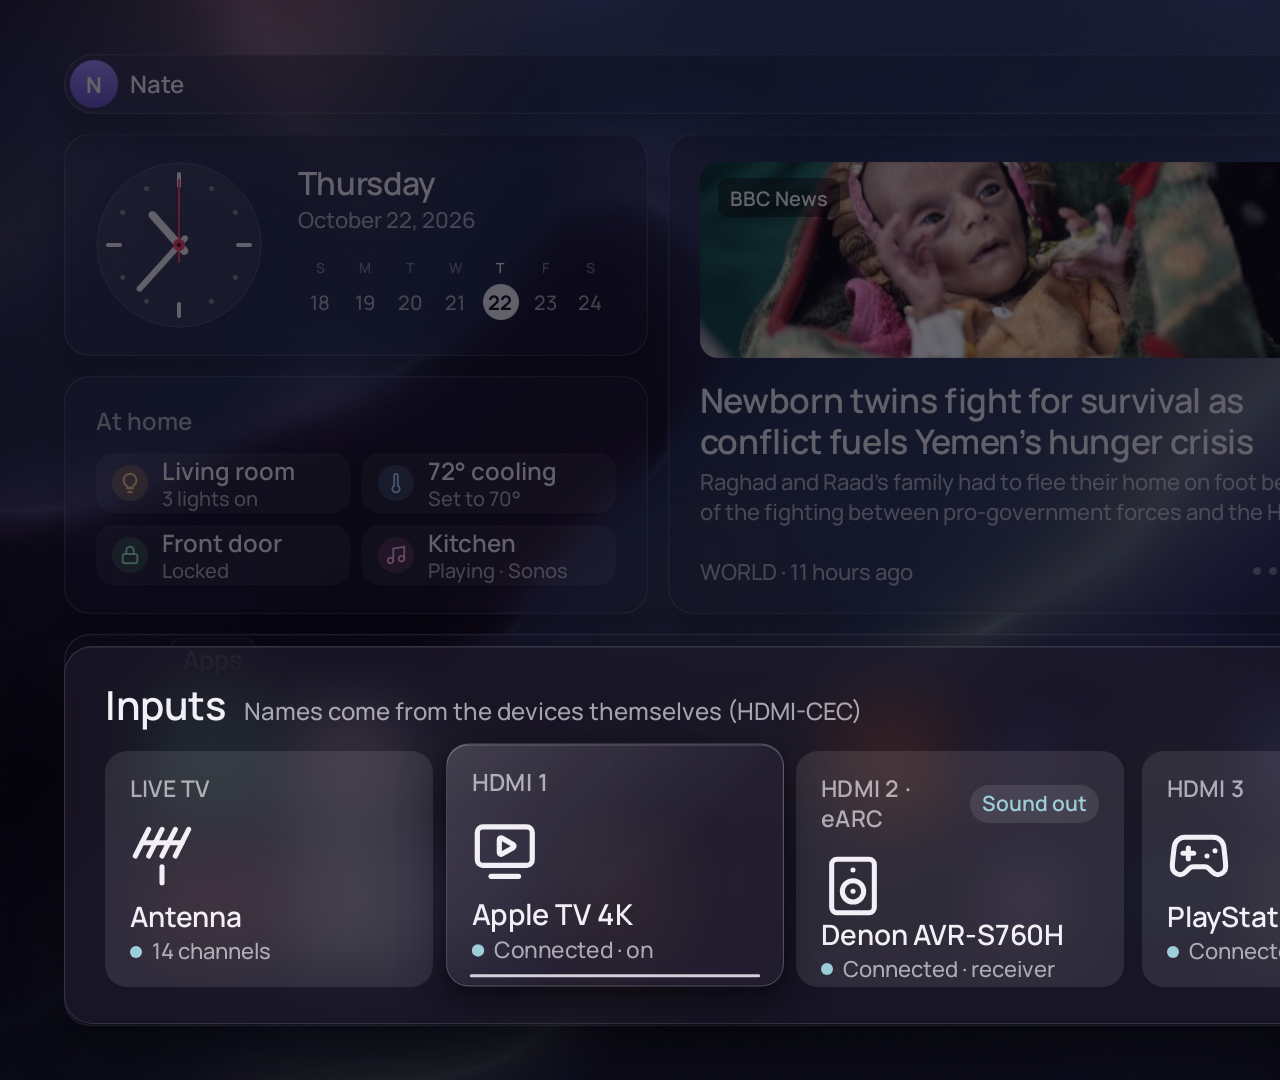
<file: docs/mocks/08-input-picker.html>
<!doctype html>
<html lang="en" data-theme="dark">
<head>
<meta charset="utf-8">
<title>LumaShell · Inputs</title>
<link rel="stylesheet" href="lucent.css">
</head>
<body>
<div class="home-behind"></div>
<div class="scrim"></div>

<div class="overlay sheet" role="dialog" aria-labelledby="it">
  <div class="head">
    <h1 id="it">Inputs</h1>
    <span class="sub">Names come from the devices themselves (HDMI-CEC)</span>
    <span class="right"><i data-ic="volume-2" style="width:26px;height:26px"></i>Sound: Denon on HDMI 2</span>
  </div>
  <div class="inputs">
    <div class="input-tile focusable" tabindex="0">
      <div class="top"><span class="port">LIVE TV</span></div>
      <i data-ic="antenna" class="big"></i>
      <div class="name">Antenna</div>
      <div class="state"><span class="dot"></span>14 channels</div>
    </div>
    <div class="input-tile focusable" tabindex="0" data-autofocus>
      <div class="top"><span class="port">HDMI 1</span></div>
      <i data-ic="tv-minimal-play" class="big"></i>
      <div class="name">Apple TV 4K</div>
      <div class="state"><span class="dot"></span>Connected · on</div>
    </div>
    <div class="input-tile focusable" tabindex="0">
      <div class="top"><span class="port">HDMI 2 · eARC</span><span class="chip on" style="height:38px;font-size:21px;padding:0 12px">Sound out</span></div>
      <i data-ic="speaker" class="big"></i>
      <div class="name">Denon AVR-S760H</div>
      <div class="state"><span class="dot"></span>Connected · receiver</div>
    </div>
    <div class="input-tile focusable" tabindex="0">
      <div class="top"><span class="port">HDMI 3</span></div>
      <i data-ic="gamepad-2" class="big"></i>
      <div class="name">PlayStation 5</div>
      <div class="state"><span class="dot"></span>Connected · standby</div>
    </div>
    <div class="input-tile focusable off" tabindex="0">
      <div class="top"><span class="port">HDMI 4</span></div>
      <i data-ic="unplug" class="big"></i>
      <div class="name">Nothing connected</div>
      <div class="state"><span class="dot"></span>Plug in a device to use it</div>
    </div>
  </div>
</div>

<script src="icons.js"></script>
<script src="mock.js"></script>
</body>
</html>
</file>
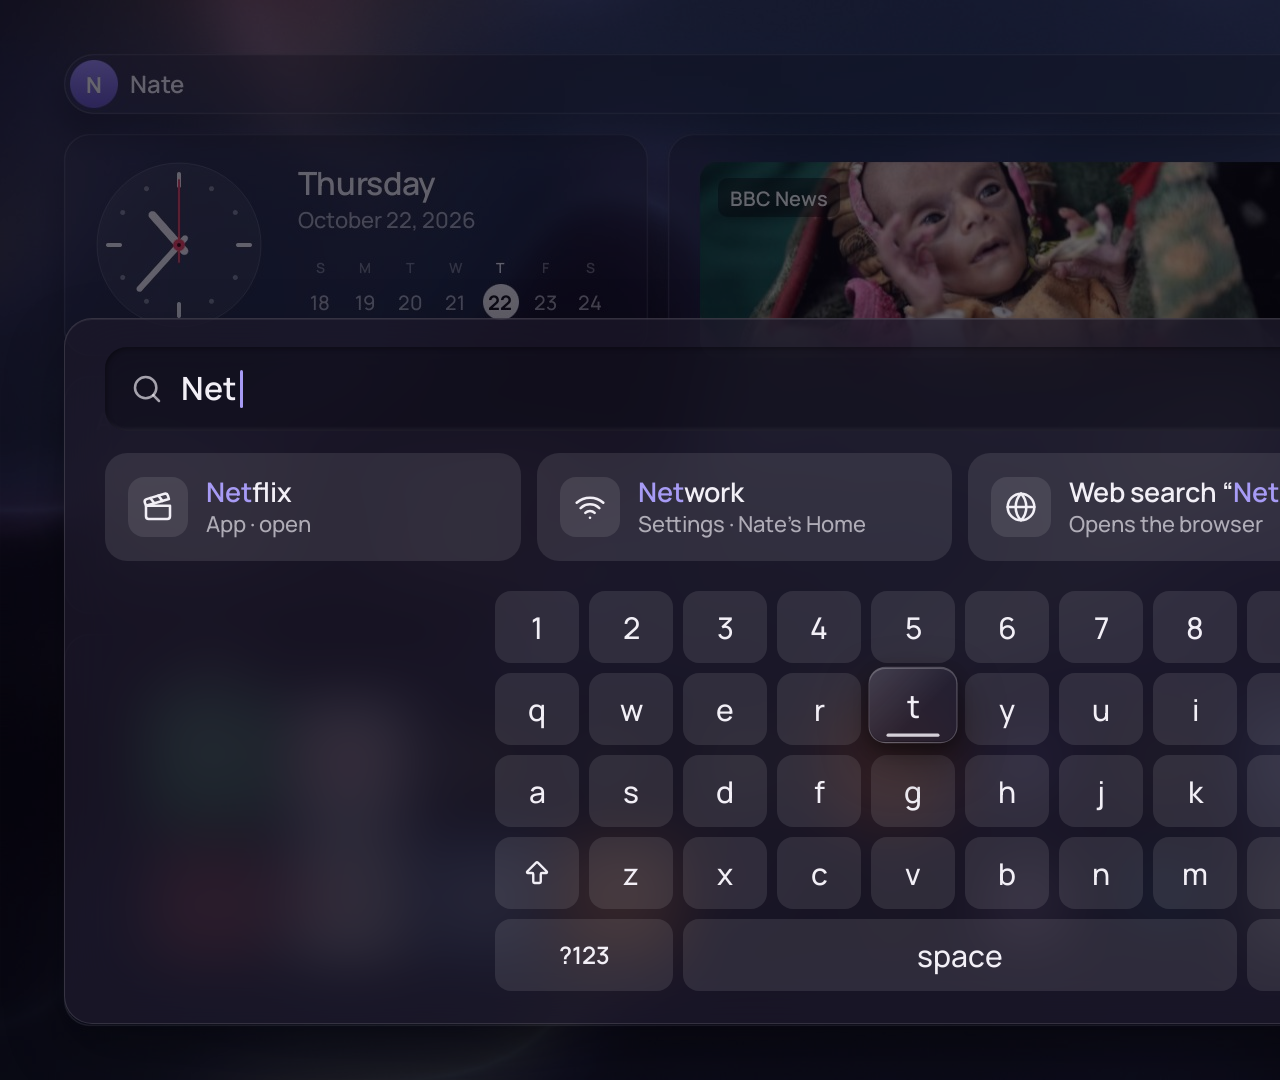
<file: docs/mocks/09-search-keyboard.html>
<!doctype html>
<html lang="en" data-theme="dark">
<head>
<meta charset="utf-8">
<title>LumaShell · Search</title>
<link rel="stylesheet" href="lucent.css">
<style>
  .search { left: var(--lu-edge-x); right: var(--lu-edge-x); bottom: var(--lu-edge-y); padding: 28px 40px 32px; display: flex; flex-direction: column; gap: 22px; }
  .field { display: flex; align-items: center; gap: 18px; height: 84px; padding: 12px 26px; border-radius: 22px; background: var(--well); box-shadow: var(--well-inset); }
  .field .ic { width: 32px; height: 32px; color: var(--lu-ink-2); }
  .field .val { font-size: 32px; font-weight: 600; letter-spacing: -.005em; display: flex; align-items: center; }
  .field .caret { display: inline-block; width: 3px; height: 38px; background: var(--lu-accent); margin-left: 3px; border-radius: 2px; }
  .field .hint { margin-left: auto; font-size: 23px; color: var(--lu-ink-3); font-weight: 500; display: flex; align-items: center; gap: 10px; }
  .field .hint .ic { width: 26px; height: 26px; }
  .results { display: grid; grid-template-columns: repeat(4, 1fr); gap: 16px; }
  .result { position: relative; min-width: 0; display: flex; align-items: center; gap: 18px; height: 108px; padding: 12px 22px; border-radius: var(--lu-radius-tile); background: var(--tile-ink-wash); border: 1px solid transparent; }
  .result .lead { width: 60px; height: 60px; border-radius: 16px; display: grid; place-items: center; flex: none; background: var(--tile-ink-wash); color: var(--lu-ink); }
  .result .lead .ic { width: 32px; height: 32px; }
  .result .t { font-size: 27px; font-weight: 600; line-height: 1.15; }
  .result .d { font-size: 22px; font-weight: 500; color: var(--lu-ink-2); margin-top: 3px; white-space: nowrap; overflow: hidden; text-overflow: ellipsis; }
  .result .t mark { background: none; color: var(--lu-accent); }
  .kb { margin-top: 8px; display: flex; flex-direction: column; gap: 10px; align-items: center; }
  .krow { display: flex; gap: 10px; }
  .key { position: relative; width: 84px; height: 72px; border-radius: var(--lu-radius-control); display: grid; place-items: center; font-size: 30px; font-weight: 500; background: var(--tile-ink-wash); border: 1px solid transparent; }
  .key.wide { width: 178px; font-size: 24px; font-weight: 600; }
  .key.space { width: 554px; }
  .key .ic { width: 30px; height: 30px; }
  .key.focusable.focus { transform: translateY(calc(-1 * var(--lu-lift))) scale(1.06); }
  .key.focusable.focus::after { left: 16px; right: 16px; bottom: 5px; }
</style>
</head>
<body>
<div class="home-behind"></div>
<div class="scrim"></div>

<div class="overlay search" role="dialog" aria-label="Search">
  <div class="field" role="textbox" aria-label="Search apps, inputs and settings">
    <i data-ic="search"></i>
    <span class="val">Net<span class="caret"></span></span>
    <span class="hint"><i data-ic="mic"></i>Hold the mic key to speak</span>
  </div>

  <div class="results">
    <div class="result focusable" tabindex="0"><span class="lead"><i data-ic="clapperboard"></i></span><div style="min-width:0"><div class="t"><mark>Net</mark>flix</div><div class="d">App · open</div></div></div>
    <div class="result focusable" tabindex="0"><span class="lead"><i data-ic="wifi"></i></span><div style="min-width:0"><div class="t"><mark>Net</mark>work</div><div class="d">Settings · Nate’s Home</div></div></div>
    <div class="result focusable" tabindex="0"><span class="lead"><i data-ic="globe"></i></span><div style="min-width:0"><div class="t">Web search “<mark>Net</mark>”</div><div class="d">Opens the browser</div></div></div>
    <div class="result focusable" tabindex="0"><span class="lead"><i data-ic="bot"></i></span><div style="min-width:0"><div class="t"><mark>Net</mark>work for AI</div><div class="d">Settings · AI access</div></div></div>
  </div>

  <div class="kb" aria-label="Keyboard">
    <div class="krow">
      <span class="key focusable">1</span><span class="key focusable">2</span><span class="key focusable">3</span><span class="key focusable">4</span><span class="key focusable">5</span><span class="key focusable">6</span><span class="key focusable">7</span><span class="key focusable">8</span><span class="key focusable">9</span><span class="key focusable">0</span>
    </div>
    <div class="krow">
      <span class="key focusable">q</span><span class="key focusable">w</span><span class="key focusable">e</span><span class="key focusable">r</span><span class="key focusable" data-autofocus>t</span><span class="key focusable">y</span><span class="key focusable">u</span><span class="key focusable">i</span><span class="key focusable">o</span><span class="key focusable">p</span>
    </div>
    <div class="krow">
      <span class="key focusable">a</span><span class="key focusable">s</span><span class="key focusable">d</span><span class="key focusable">f</span><span class="key focusable">g</span><span class="key focusable">h</span><span class="key focusable">j</span><span class="key focusable">k</span><span class="key focusable">l</span><span class="key focusable">’</span>
    </div>
    <div class="krow">
      <span class="key focusable"><i data-ic="arrow-big-up"></i></span><span class="key focusable">z</span><span class="key focusable">x</span><span class="key focusable">c</span><span class="key focusable">v</span><span class="key focusable">b</span><span class="key focusable">n</span><span class="key focusable">m</span><span class="key focusable">.</span><span class="key focusable"><i data-ic="delete"></i></span>
    </div>
    <div class="krow">
      <span class="key wide focusable">?123</span><span class="key space focusable">space</span><span class="key wide focusable">Done</span>
    </div>
  </div>
</div>

<script src="icons.js"></script>
<script src="mock.js"></script>
</body>
</html>
</file>
<file: style.css>
/* Rose Pine color palette */
:root {
  --rp-base: #191724;
  --rp-surface: #1f1d2e;
  --rp-overlay: #26233a;
  --rp-iris: #c4a7e7;
  --rp-love: #eb6f92;
  --rp-pine: #31748f;
  --rp-foam: #9ccfd8;
  --rp-text: #e0def4;
  --rp-muted: #6e6a86;

  /* Glass effect fallback (no backdrop-filter support) */
  --glass-bg: rgba(31, 29, 46, 0.8);
  --glass-bg-hover: rgba(31, 29, 46, 0.9);
  --glass-border: rgba(196, 167, 231, 0.2);

  /* Sizing for 10-foot UI */
  --font-base: 28px;
  --font-sm: 20px;
  --font-xs: 16px;
  --spacing-md: 24px;
  --spacing-lg: 32px;
  --spacing-xl: 48px;
  --focus-width: 4px;
}

* {
  box-sizing: border-box;
}

html, body {
  margin: 0;
  padding: 0;
  width: 100%;
  height: 100%;
  background: var(--rp-base);
  color: var(--rp-text);
  font-family: -apple-system, BlinkMacSystemFont, "Segoe UI", Roboto, "Helvetica Neue", Arial, sans-serif;
  font-size: var(--font-base);
  line-height: 1.4;
  -webkit-font-smoothing: antialiased;
  -webkit-user-select: none;
  user-select: none;
}

#app {
  display: flex;
  flex-direction: column;
  width: 100%;
  height: 100%;
  overflow: hidden;
}

/* Header */
#header {
  padding: var(--spacing-xl) var(--spacing-lg);
  border-bottom: 1px solid var(--glass-border);
}

#header-title {
  display: flex;
  flex-direction: column;
  margin-bottom: var(--spacing-lg);
}

#header-mark {
  font-size: 48px;
  font-weight: 700;
  letter-spacing: -0.02em;
  color: var(--rp-foam);
}

#header-tagline {
  font-size: var(--font-sm);
  color: var(--rp-muted);
  margin-top: 8px;
}

/* Status card */
#status-card {
  display: grid;
  grid-template-columns: repeat(5, 1fr);
  gap: var(--spacing-md);
  padding: var(--spacing-md);
}

.status-item {
  display: flex;
  flex-direction: column;
  gap: 8px;
}

.status-label {
  font-size: var(--font-xs);
  color: var(--rp-muted);
  font-weight: 500;
}

.status-value {
  font-size: var(--font-sm);
  color: var(--rp-iris);
  font-weight: 600;
  font-family: "Courier New", monospace;
}

/* Main content */
#rows {
  flex: 1;
  overflow-y: auto;
  padding: var(--spacing-lg);
  display: flex;
  flex-direction: column;
  gap: var(--spacing-md);
  scroll-behavior: smooth;
  scrollbar-width: thin;
  scrollbar-color: var(--rp-muted) transparent;
}

/* Glass base class */
.glass {
  background: var(--glass-bg);
  border: 1px solid var(--glass-border);
  backdrop-filter: blur(16px);
  border-radius: 12px;
}

/* Fallback for browsers without backdrop-filter */
@supports not (backdrop-filter: blur(1px)) {
  .glass {
    background: var(--rp-surface);
    border: 1px solid var(--glass-border);
  }
}

/* Row styling */
.row {
  display: flex;
  align-items: center;
  justify-content: space-between;
  padding: var(--spacing-md) var(--spacing-md);
  cursor: pointer;
  transition: background-color 0.15s ease, border-color 0.15s ease;
  border-radius: 12px;
  border: 2px solid transparent;
  min-height: 100px;
}

.row-main {
  display: flex;
  flex-direction: column;
  gap: 6px;
  flex: 1;
}

.row-title {
  font-size: var(--font-base);
  font-weight: 600;
  color: var(--rp-text);
}

.row-sub {
  font-size: var(--font-sm);
  color: var(--rp-muted);
}

.row-chevron {
  font-size: 32px;
  color: var(--rp-iris);
  margin-left: var(--spacing-md);
}

/* Focus state */
.row.focusable:focus,
.row.focusable:focus-visible {
  outline: none;
  border-color: var(--rp-iris);
  box-shadow: 0 0 0 2px var(--rp-base), 0 0 0 4px var(--rp-iris);
  background: var(--glass-bg-hover);
}

.row:hover:not(:disabled) {
  background: var(--glass-bg-hover);
}

/* Danger styling for revert */
.row.danger {
  border-color: rgba(235, 111, 146, 0.3);
}

.row.danger:focus,
.row.danger:focus-visible {
  border-color: var(--rp-love);
  box-shadow: 0 0 0 2px var(--rp-base), 0 0 0 4px var(--rp-love);
}

.row.danger .row-title {
  color: var(--rp-love);
}

/* Toggle switch */
.row-toggle {
  display: inline-block;
  position: relative;
  width: 80px;
  height: 48px;
  background: var(--rp-overlay);
  border: 1px solid var(--glass-border);
  border-radius: 24px;
  transition: background-color 0.3s ease;
  cursor: pointer;
  flex-shrink: 0;
}

.row-toggle[data-on="true"] {
  background: var(--rp-iris);
}

.row-toggle-knob {
  display: block;
  position: absolute;
  top: 4px;
  left: 4px;
  width: 40px;
  height: 40px;
  background: var(--rp-text);
  border-radius: 50%;
  transition: transform 0.3s ease;
}

.row-toggle[data-on="true"] .row-toggle-knob {
  transform: translateX(32px);
}

/* Text input */
.text-input {
  width: 100%;
  padding: var(--spacing-md);
  font-size: var(--font-base);
  background: var(--rp-overlay);
  border: 1px solid var(--glass-border);
  color: var(--rp-text);
  border-radius: 8px;
  margin-bottom: var(--spacing-md);
  transition: border-color 0.15s ease, box-shadow 0.15s ease;
}

.text-input:focus,
.text-input:focus-visible {
  outline: none;
  border-color: var(--rp-iris);
  box-shadow: 0 0 0 2px rgba(196, 167, 231, 0.2);
}

/* Overlay base */
.overlay {
  position: fixed;
  top: 0;
  left: 0;
  width: 100%;
  height: 100%;
  background: rgba(0, 0, 0, 0.6);
  display: flex;
  align-items: center;
  justify-content: center;
  z-index: 1000;
  backdrop-filter: blur(4px);
}

.overlay[hidden] {
  display: none;
}

.overlay-panel {
  padding: var(--spacing-xl);
  max-width: 800px;
  max-height: 80vh;
  overflow-y: auto;
  display: flex;
  flex-direction: column;
  gap: var(--spacing-md);
}

.overlay-panel h2 {
  font-size: 40px;
  margin: 0;
  color: var(--rp-text);
}

.overlay-panel p {
  font-size: var(--font-sm);
  color: var(--rp-muted);
  margin: 0;
  line-height: 1.6;
}

/* Danger panel */
.danger-panel h2 {
  color: var(--rp-love);
}

/* Busy panel */
.busy-panel {
  gap: var(--spacing-lg);
  text-align: center;
}

.busy-panel h2 {
  color: var(--rp-iris);
  margin: 0;
}

.busy-panel p {
  margin: 0;
  line-height: 1.6;
}

/* Spinner animation */
.spinner {
  width: 64px;
  height: 64px;
  border: 4px solid var(--glass-border);
  border-top-color: var(--rp-iris);
  border-radius: 50%;
  animation: spin 0.8s linear infinite;
  margin: 0 auto;
}

@keyframes spin {
  to { transform: rotate(360deg); }
}

/* Log panel */
.log-panel {
  max-width: 1200px;
  max-height: 70vh;
}

.log-content {
  font-family: "Courier New", monospace;
  font-size: var(--font-xs);
  color: var(--rp-foam);
  background: var(--rp-overlay);
  padding: var(--spacing-md);
  border-radius: 8px;
  border: 1px solid var(--glass-border);
  overflow-y: auto;
  max-height: 500px;
  margin: 0;
  white-space: pre-wrap;
  word-break: break-word;
  line-height: 1.5;
  scroll-behavior: smooth;
}

.log-content:focus,
.log-content:focus-visible {
  outline: none;
  border-color: var(--rp-iris);
  box-shadow: 0 0 0 2px rgba(196, 167, 231, 0.2);
}

/* Overlay actions */
.overlay-actions {
  display: flex;
  gap: var(--spacing-md);
  margin-top: var(--spacing-md);
}

.overlay-btn {
  flex: 1;
  padding: var(--spacing-md) var(--spacing-lg);
  font-size: var(--font-sm);
  font-weight: 600;
  background: var(--rp-iris);
  color: var(--rp-base);
  border: none;
  border-radius: 8px;
  cursor: pointer;
  transition: background-color 0.15s ease, box-shadow 0.15s ease;
}

.overlay-btn:focus,
.overlay-btn:focus-visible {
  outline: none;
  box-shadow: 0 0 0 2px var(--rp-base), 0 0 0 4px var(--rp-iris);
  background: #d4b8f4;
}

.overlay-btn:hover {
  background: #d4b8f4;
}

.danger-panel .overlay-btn {
  background: var(--rp-love);
  color: var(--rp-base);
}

.danger-panel .overlay-btn:focus,
.danger-panel .overlay-btn:focus-visible {
  box-shadow: 0 0 0 2px var(--rp-base), 0 0 0 4px var(--rp-love);
  background: #f48bb8;
}

.danger-panel .overlay-btn:hover {
  background: #f48bb8;
}

/* Toast notifications */
.toast {
  position: fixed;
  bottom: var(--spacing-lg);
  left: 50%;
  transform: translateX(-50%);
  padding: var(--spacing-md) var(--spacing-lg);
  background: var(--rp-love);
  color: var(--rp-base);
  border-radius: 8px;
  font-size: var(--font-sm);
  font-weight: 600;
  z-index: 2000;
  max-width: 600px;
  text-align: center;
  animation: slideUp 0.3s ease;
}

.toast[hidden] {
  display: none;
}

@keyframes slideUp {
  from {
    transform: translateX(-50%) translateY(120px);
    opacity: 0;
  }
  to {
    transform: translateX(-50%) translateY(0);
    opacity: 1;
  }
}

/* Footer */
#footer {
  padding: var(--spacing-md) var(--spacing-lg);
  border-top: 1px solid var(--glass-border);
  font-size: var(--font-xs);
  color: var(--rp-muted);
  display: flex;
  justify-content: space-between;
  gap: var(--spacing-md);
}

#footer-hint {
  flex: 1;
}

#footer-status {
  min-width: 200px;
  text-align: right;
}

/* Scrollbar styling */
#rows::-webkit-scrollbar,
.log-content::-webkit-scrollbar {
  width: 8px;
}

#rows::-webkit-scrollbar-track,
.log-content::-webkit-scrollbar-track {
  background: transparent;
}

#rows::-webkit-scrollbar-thumb,
.log-content::-webkit-scrollbar-thumb {
  background: var(--rp-muted);
  border-radius: 4px;
}

#rows::-webkit-scrollbar-thumb:hover,
.log-content::-webkit-scrollbar-thumb:hover {
  background: var(--rp-iris);
}

/* Busy overlay variant */
.overlay-busy {
  background: rgba(0, 0, 0, 0.8);
}

/* wallpaper motion panel */
.wallpaper-panel { width: 720px; }
.wp-row { display: flex; align-items: center; justify-content: space-between; height: 48px; padding: 0 18px; border-radius: 14px; outline: none; }
.wp-row:focus { background: rgba(255,255,255,.10); box-shadow: inset 0 0 0 1px rgba(255,255,255,.18); }
.wp-label { font-size: 24px; font-weight: 600; }
.wp-value { font-size: 24px; color: var(--ink-2, rgba(242,239,246,.7)); min-width: 160px; text-align: right; }
.wp-row:focus .wp-value { color: inherit; }
</file>
<file: docs/mocks/lucent.css>
/* LumaShell system-screen mocks: one token layer (Lucent v2, TV profile, Rosé Pine) and the
 * component kit the screens share. Values are 1920×1080 reference pixels. Names mirror
 * languages/lucent/tokens.css so a QML port is a rename, not a redesign. */

@font-face {
  font-family: "Manrope";
  src: url("fonts/Manrope-Variable.ttf") format("truetype-variations"), url("fonts/Manrope-Variable.ttf") format("truetype");
  font-weight: 200 800;
  font-display: block;
}

:root, [data-theme="dark"] {
  color-scheme: dark;
  /* palette roles (Rosé Pine, dark) */
  --pal-canvas: #191724;
  --pal-glass: #120E1A66;
  --pal-glass-raised: #2C263A8F;
  --pal-edge: #FFFFFF1F;
  --pal-edge-raised: #FFFFFF33;
  --pal-ink: #F2EFF6;
  --pal-ink-2: #F2EFF6A8;
  --pal-ink-3: #F2EFF66B;
  --pal-track-off: #FFFFFF29;
  --pal-accent: #A79BF5;
  --pal-accent-ink: #17131F;
  --pal-positive: #9CCFD8;
  --pal-warning: #F6C177;
  --pal-danger: #EB6F92;
  --pal-info: #9CCFD8;
  --pal-scrim: #0B0914;
  /* wallpaper treatment: the compositor's scrim gradient (theme.json dark scrim .10/.18/.46) */
  --wall-scrim: linear-gradient(180deg, rgba(10,8,22,.10) 0%, rgba(10,8,22,.20) 50%, rgba(10,8,22,.44) 100%);
  --wall-tint: rgba(58, 50, 140, .22);
  --wall-filter: saturate(1.35);
  --overlay-scrim: rgba(11, 9, 20, .62);
  --shadow-rest: 0 24px 60px rgba(0,0,0,.28);
  --shadow-raised: 0 18px 44px rgba(0,0,0,.42), 0 6px 14px rgba(0,0,0,.28);
  --shadow-pressed: 0 6px 14px rgba(0,0,0,.30);
  --highlight-rest: inset 0 1px 0 rgba(255,255,255,.07);
  --highlight-raised: inset 0 1px 0 rgba(255,255,255,.22), inset 0 -1px 0 rgba(0,0,0,.22);
  --sheen: linear-gradient(135deg, rgba(255,255,255,.14) 0%, rgba(255,255,255,.05) 38%, transparent 60%);
  --focus-wash: rgba(242,239,246,.07);
  --hover-wash: rgba(242,239,246,.04);
  --selected-wash: rgba(242,239,246,.05);
  --well: rgba(8, 6, 16, .34);
  --well-inset: inset 2px 2px 4px rgba(0,0,0,.32), inset -2px -2px 4px rgba(255,255,255,.08);
  --control-raised: -2px -2px 4px rgba(255,255,255,.10), 2px 2px 4px rgba(0,0,0,.32);
  --landing: rgba(242,239,246,.85);
  --tile-ink-wash: rgba(242,239,246,.10);
}
[data-theme="light"] {
  color-scheme: light;
  --pal-canvas: #FAF4ED;
  --pal-glass: #FFFFFF85;
  --pal-glass-raised: #FFFFFFB8;
  --pal-edge: #FFFFFFD9;
  --pal-edge-raised: #FFFFFFE6;
  --pal-ink: #17131F;
  --pal-ink-2: #17131FA8;
  --pal-ink-3: #17131F6B;
  --pal-track-off: #17131F1F;
  --pal-accent: #907AA9;
  --pal-accent-ink: #FFFFFF;
  --pal-positive: #286983;
  --pal-warning: #EA9D34;
  --pal-danger: #B4637A;
  --pal-info: #56949F;
  --pal-scrim: #FAF4ED;
  --wall-scrim: linear-gradient(180deg, rgba(250,244,237,.55) 0%, rgba(250,244,237,.62) 50%, rgba(250,244,237,.74) 100%);
  --wall-tint: rgba(255, 236, 222, .25);
  --wall-filter: saturate(1.1);
  --overlay-scrim: rgba(250,244,237,.55);
  --shadow-rest: 0 24px 60px rgba(60,40,70,.16);
  --shadow-raised: 0 18px 44px rgba(60,40,70,.22), 0 6px 14px rgba(60,40,70,.12);
  --shadow-pressed: 0 6px 14px rgba(60,40,70,.14);
  --highlight-rest: inset 0 1px 0 rgba(255,255,255,.60);
  --highlight-raised: inset 0 1px 0 rgba(255,255,255,.90), inset 0 -1px 0 rgba(0,0,0,.10);
  --sheen: linear-gradient(135deg, rgba(255,255,255,.55) 0%, rgba(255,255,255,.18) 38%, transparent 60%);
  --focus-wash: rgba(23,19,31,.06);
  --hover-wash: rgba(23,19,31,.04);
  --selected-wash: rgba(23,19,31,.05);
  --well: rgba(23,19,31,.08);
  --well-inset: inset 2px 2px 4px rgba(23,19,31,.12), inset -2px -2px 4px rgba(255,255,255,.86);
  --control-raised: -2px -2px 4px rgba(255,255,255,.86), 2px 2px 4px rgba(23,19,31,.10);
  --landing: rgba(23,19,31,.80);
  --tile-ink-wash: rgba(23,19,31,.08);
}

:root {
  /* resolved roles */
  --lu-ink: var(--pal-ink);
  --lu-ink-2: var(--pal-ink-2);
  --lu-ink-3: var(--pal-ink-3);
  --lu-glass: var(--pal-glass);
  --lu-glass-raised: var(--pal-glass-raised);
  --lu-edge: var(--pal-edge);
  --lu-edge-raised: var(--pal-edge-raised);
  --lu-accent: var(--pal-accent);
  --lu-accent-ink: var(--pal-accent-ink);
  --lu-danger: var(--pal-danger);
  --lu-positive: var(--pal-positive);
  --lu-warning: var(--pal-warning);
  --lu-track-off: var(--pal-track-off);
  /* danger text over the danger wash: the raw role is 3.3:1 in light mode, so text mixes toward ink (proposed token) */
  --lu-danger-readable: color-mix(in srgb, var(--lu-danger) 78%, var(--lu-ink));
  /* shape (TV: radius scale 1.3 of the near-view set; panes measured 27 px on the live Home) */
  --lu-radius-sheet: 28px;
  --lu-radius-card: 28px;
  --lu-radius-tile: 22px;
  --lu-radius-row: 22px;
  --lu-radius-control: 16px;
  --lu-radius-pill: 999px;
  /* space */
  --lu-space-1: 4px; --lu-space-2: 8px; --lu-space-3: 12px; --lu-space-4: 16px;
  --lu-space-5: 20px; --lu-space-6: 24px; --lu-space-7: 32px; --lu-space-8: 40px;
  /* TV profile */
  --lu-edge-x: 64px;   /* the live Home sits at 64; text inside panes starts at 96 = the 5 % safe area */
  --lu-edge-y: 56px;
  --lu-target: 64px;
  --lu-row: 80px;
  --lu-type-display: 92px;
  --lu-type-title: 40px;
  --lu-type-body: 28px;
  --lu-type-label: 26px;
  --lu-type-caption: 24px;
  --lu-blur: 30px;
  --lu-font: "Manrope", system-ui, sans-serif;
  /* motion */
  --lu-ease: cubic-bezier(.33,1,.68,1);
  --lu-motion-focus: 150ms;
  --lu-motion-label: 120ms;
  --lu-motion-layer: 220ms;
  --lu-scale-row: 1.02;
  --lu-scale-card: 1.03;
  --lu-scale-tile: 1.12;
  --lu-lift: 4px;
}

* { box-sizing: border-box; }
html, body { margin: 0; padding: 0; }
body {
  width: 1920px; height: 1080px; overflow: hidden; position: relative;
  font-family: var(--lu-font); font-size: var(--lu-type-body); font-weight: 500; line-height: 1.3;
  color: var(--lu-ink); background: var(--pal-canvas);
  -webkit-font-smoothing: antialiased;
}
::selection { background: var(--lu-accent); color: var(--lu-accent-ink); }
.num { font-variant-numeric: tabular-nums; }

/* ---- canvas (level 0) ------------------------------------------------------------------- */
.wall {
  position: absolute; inset: 0;
  background: var(--wall-scrim), linear-gradient(var(--wall-tint), var(--wall-tint)), url("img/wall.jpg") center / cover no-repeat;
  background-blend-mode: normal, multiply, normal;
  filter: var(--wall-filter);
}
[data-theme="light"] .wall { background-blend-mode: normal, screen, normal; }
.home-behind { position: absolute; inset: 0; background: url("img/home.jpg") center / cover no-repeat; }
.scrim { position: absolute; inset: 0; background: var(--overlay-scrim); }
.frame { position: absolute; inset: 0; background: #000 center / cover no-repeat; }

/* ---- sheet / overlay (levels 1 and 4): one tint, one edge, one shadow ----------------- */
.pane, .overlay {
  position: absolute;
  background: var(--lu-glass);
  -webkit-backdrop-filter: blur(var(--lu-blur)); backdrop-filter: blur(var(--lu-blur));
  border: 1px solid var(--lu-edge);
  border-radius: var(--lu-radius-sheet);
  box-shadow: var(--highlight-rest), var(--shadow-rest);
}
.overlay { background: color-mix(in srgb, var(--lu-glass-raised) 70%, var(--pal-scrim) 30%); }
[data-theme="light"] .overlay { background: color-mix(in srgb, var(--lu-glass-raised) 85%, #FFFAF3 15%); }

/* ---- top bar -------------------------------------------------------------------------- */
.topbar {
  left: var(--lu-edge-x); right: var(--lu-edge-x); top: var(--lu-edge-y); height: 56px;
  border-radius: var(--lu-radius-pill);
  display: flex; align-items: center; padding: 0 22px 0 14px; gap: 14px;
}
.topbar .title { font-size: 28px; font-weight: 600; letter-spacing: -.01em; }
.topbar .spacer { flex: 1; }
.topbar .ic { width: 30px; height: 30px; }
.topbar .time { font-size: 24px; color: var(--lu-ink-2); font-weight: 500; }
.topbar .status { display: flex; align-items: center; gap: 18px; color: var(--lu-ink-2); }
.topbar .status .ic { width: 26px; height: 26px; }
.ic { width: 32px; height: 32px; flex: none; display: inline-block; vertical-align: middle; }

/* ---- rail ------------------------------------------------------------------------------ */
.rail { left: var(--lu-edge-x); top: 136px; width: 448px; bottom: var(--lu-edge-y); padding: 20px 16px; }
.rail-entry {
  position: relative; display: grid; grid-template-columns: 56px 1fr; column-gap: 20px; align-items: center;
  height: 88px; padding: 0 16px 0 20px; border-radius: var(--lu-radius-row);
  color: var(--lu-ink); cursor: default;
}
.rail-entry + .rail-entry { margin-top: 4px; }
.rail-entry .tile {
  width: 56px; height: 56px; border-radius: 16px; display: grid; place-items: center;
  background: var(--tile-ink-wash); color: var(--lu-ink);
}
.rail-entry .tile .ic { width: 30px; height: 30px; }
.rail-entry .name { font-size: 28px; font-weight: 600; line-height: 1.15; letter-spacing: -.005em; }
.rail-entry .line { font-size: 23px; font-weight: 500; color: var(--lu-ink-2); line-height: 1.2; margin-top: 3px; white-space: nowrap; overflow: hidden; text-overflow: ellipsis; }
.rail-entry[aria-current="page"] {
  background: var(--lu-glass-raised); border: 1px solid var(--lu-edge-raised);
  box-shadow: var(--highlight-raised), var(--shadow-pressed);
  padding-left: 19px; padding-right: 15px;
}
.rail-entry[aria-current="page"]::before {
  content: ""; position: absolute; left: -6px; top: 22px; bottom: 22px; width: 5px; border-radius: 3px;
  background: var(--lu-accent);
}
.rail-entry[aria-current="page"] .tile { background: var(--lu-accent); color: var(--lu-accent-ink); }

/* ---- page ------------------------------------------------------------------------------ */
.page { left: 536px; right: var(--lu-edge-x); top: 136px; bottom: var(--lu-edge-y); padding: 28px 40px 32px; display: flex; flex-direction: column; overflow: hidden; }
.page-head { display: flex; align-items: baseline; gap: 20px; min-height: 52px; }
.page-head h1 { margin: 0; font-size: var(--lu-type-title); font-weight: 600; letter-spacing: -.01em; line-height: 1.2; }
.page-head .sub { font-size: 24px; color: var(--lu-ink-2); font-weight: 500; }
.page-head .right { margin-left: auto; font-size: 24px; color: var(--lu-ink-2); display: flex; gap: 10px; align-items: center; }
.page-body { flex: 1; min-height: 0; display: flex; flex-direction: column; }
.page-note { font-size: 24px; color: var(--lu-ink-2); font-weight: 500; line-height: 1.35; display: flex; gap: 14px; align-items: flex-start; }
.page-note .ic { width: 28px; height: 28px; margin-top: 3px; color: var(--lu-ink-2); }

/* segmented tabs: a well tray, the selected option raised */
.tabs { display: flex; gap: 6px; padding: 6px; border-radius: 20px; background: var(--well); box-shadow: var(--well-inset); margin: 18px 0 8px; }
.tab { flex: 1; height: 64px; display: grid; place-items: center; border-radius: 15px; font-size: 27px; font-weight: 600; color: var(--lu-ink-2); letter-spacing: -.005em; }
.tab[aria-selected="true"] { color: var(--lu-ink); background: var(--lu-glass-raised); border: 1px solid var(--lu-edge-raised); box-shadow: var(--highlight-raised), var(--shadow-pressed); }

/* rows: transparent at rest, hairline between, one trailing control */
.rows { display: flex; flex-direction: column; }
.row {
  position: relative; display: flex; align-items: center; gap: 28px; min-height: var(--lu-row); padding: 13px 20px; margin: 0 -20px;
  border-radius: var(--lu-radius-row); color: var(--lu-ink);
}
.row + .row::before, .row + .group-label + .row::before { content: ""; position: absolute; left: 20px; right: 20px; top: -1px; height: 1px; background: var(--lu-edge); }
.row.no-line::before { display: none; }
.row .text { flex: 1; min-width: 0; }
.row .t { font-size: 28px; font-weight: 600; line-height: 1.2; letter-spacing: -.005em; }
.row .d { font-size: 24px; font-weight: 500; color: var(--lu-ink-2); line-height: 1.3; margin-top: 3px; white-space: nowrap; overflow: hidden; text-overflow: ellipsis; }
.row .v { font-size: 28px; font-weight: 500; color: var(--lu-ink-2); white-space: nowrap; display: flex; align-items: center; gap: 10px; }
.row .v .ic { width: 30px; height: 30px; color: var(--lu-ink-3); }
.row .lead { width: 56px; height: 56px; border-radius: 16px; display: grid; place-items: center; background: var(--tile-ink-wash); flex: none; }
.row .lead .ic { width: 30px; height: 30px; }
.row.disabled .t, .row.disabled .v { color: var(--lu-ink-2); }
.row.disabled .lead, .row.disabled .ic { opacity: .55; }
.group-label { font-size: 24px; font-weight: 600; color: var(--lu-ink-2); letter-spacing: .01em; padding: 22px 0 6px; }
.group-label:first-child { padding-top: 6px; }

/* ---- controls -------------------------------------------------------------------------- */
.toggle { width: 92px; height: 52px; border-radius: 999px; position: relative; flex: none; background: var(--well); box-shadow: var(--well-inset); }
.toggle::after { content: ""; position: absolute; top: 5px; left: 5px; width: 42px; height: 42px; border-radius: 50%; background: var(--lu-ink); box-shadow: var(--control-raised); transition: left var(--lu-motion-focus) var(--lu-ease); }
.toggle[aria-checked="true"] { background: var(--lu-accent); box-shadow: none; }
.toggle[aria-checked="true"]::after { left: 45px; background: #FFFFFF; }
[data-theme="light"] .toggle[aria-checked="true"]::after { background: #FFFFFF; }
.toggle[aria-checked="true"]::before {
  /* the "on" mark beside the thumb: position says on/off without colour */
  content: ""; position: absolute; left: 10px; top: 14px; width: 24px; height: 24px; opacity: .9;
  background: var(--check-ink) center / 24px 24px no-repeat;
}
:root, [data-theme="dark"] { --check-ink: url("data:image/svg+xml,%3Csvg xmlns='http://www.w3.org/2000/svg' viewBox='0 0 24 24' fill='none' stroke='%2317131F' stroke-width='3' stroke-linecap='round' stroke-linejoin='round'%3E%3Cpath d='M20 6 9 17l-5-5'/%3E%3C/svg%3E"); }
[data-theme="light"] { --check-ink: url("data:image/svg+xml,%3Csvg xmlns='http://www.w3.org/2000/svg' viewBox='0 0 24 24' fill='none' stroke='%23FFFFFF' stroke-width='3' stroke-linecap='round' stroke-linejoin='round'%3E%3Cpath d='M20 6 9 17l-5-5'/%3E%3C/svg%3E"); }

.seg { display: inline-flex; gap: 4px; padding: 4px; border-radius: 16px; background: var(--well); box-shadow: var(--well-inset); flex: none; }
.seg > span { height: 56px; min-width: 128px; padding: 0 22px; display: grid; place-items: center; border-radius: 12px; font-size: 24px; font-weight: 600; color: var(--lu-ink-2); white-space: nowrap; }
.seg > span[aria-selected="true"] { color: var(--lu-ink); background: var(--lu-glass-raised); border: 1px solid var(--lu-edge-raised); box-shadow: var(--highlight-raised), var(--shadow-pressed); }
.seg.danger > span[aria-selected="true"] { color: var(--lu-danger-readable); }

.slider { display: flex; align-items: center; gap: 18px; flex: none; width: 500px; }
.slider .track { position: relative; flex: 1; height: 10px; border-radius: 5px; background: var(--well); box-shadow: var(--well-inset); }
.slider .fill { position: absolute; left: 0; top: 0; bottom: 0; border-radius: 5px; background: var(--lu-accent); }
.slider .thumb { position: absolute; top: 50%; width: 34px; height: 34px; margin: -17px 0 0 -17px; border-radius: 50%; background: var(--lu-ink); box-shadow: var(--control-raised), 0 2px 6px rgba(0,0,0,.25); }
[data-theme="light"] .slider .thumb { background: #FFFFFF; }
.slider .ic { width: 26px; height: 26px; color: var(--lu-ink-3); }

.chip { display: inline-flex; align-items: center; gap: 10px; height: 44px; padding: 0 16px; border-radius: 999px; font-size: 22px; font-weight: 600; color: var(--lu-ink-2); background: var(--tile-ink-wash); white-space: nowrap; }
.chip .dot { width: 12px; height: 12px; border-radius: 50%; background: currentColor; }
.chip.on { color: var(--lu-positive); }
.chip.off { color: var(--lu-ink-3); }
.chip.warn { color: var(--lu-warning); }

.btn { display: inline-flex; align-items: center; justify-content: center; gap: 12px; height: 72px; min-width: 200px; padding: 0 32px; border-radius: 20px; font-size: 27px; font-weight: 600; color: var(--lu-ink); background: var(--tile-ink-wash); border: 1px solid transparent; white-space: nowrap; letter-spacing: -.005em; }
.btn.small { height: 56px; min-width: 0; padding: 0 22px; font-size: 24px; border-radius: 16px; }
.btn.primary { background: var(--lu-accent); color: var(--lu-accent-ink); }
.btn.danger { color: var(--lu-danger-readable); }
.btn.danger.strong { background: color-mix(in srgb, var(--lu-danger) 16%, transparent); }
.btn.wide { width: 100%; }
.btn .ic { width: 30px; height: 30px; }

/* ---- focus and hover: light on the existing material, never an outline ----------------- */
.focusable { transition: transform var(--lu-motion-focus) var(--lu-ease), box-shadow var(--lu-motion-focus) var(--lu-ease); outline: none; }
.focusable.hover { background: var(--hover-wash); }
.focusable.focus {
  background: var(--sheen), var(--lu-glass-raised);
  border-color: var(--lu-edge-raised);
  box-shadow: var(--highlight-raised), var(--shadow-raised);
  transform: translateY(calc(-1 * var(--lu-lift))) scale(var(--lu-scale-row));
  z-index: 2;
}
.focusable.focus::after { content: ""; position: absolute; left: 24px; right: 24px; bottom: 6px; height: 3px; border-radius: 2px; background: var(--landing); }
.row.focusable.focus::before { display: none; }
.row.focusable.focus { border: 1px solid var(--lu-edge-raised); padding: 13px 19px; }
.row.focusable.focus + .row::before { display: none; }
.rail-entry.focusable.focus { border: 1px solid var(--lu-edge-raised); padding-left: 19px; padding-right: 15px; }
.rail-entry.focusable.focus[aria-current="page"] { transform: translateY(calc(-1 * var(--lu-lift))) scale(var(--lu-scale-row)); }
.btn.focusable.focus { border-color: var(--lu-edge-raised); transform: translateY(calc(-1 * var(--lu-lift))) scale(1.04); }
.btn.focusable.focus::after { left: 20px; right: 20px; bottom: 5px; }
.btn.primary.focusable.focus { background: var(--sheen), var(--lu-accent); color: var(--lu-accent-ink); }
.btn.primary.focusable.focus::after { background: var(--lu-accent-ink); opacity: .7; }
.tab.focusable.focus, .seg > span.focusable.focus { transform: none; }
.tab.focusable.focus::after, .seg > span.focusable.focus::after { left: 18px; right: 18px; bottom: 5px; }
.seg > span.focusable.focus::after { left: 14px; right: 14px; bottom: 4px; height: 3px; }
.focusable.focus .d, .focusable.focus .line { color: var(--lu-ink-2); }

/* mode tiles (picture mode chooser) */
.mode-grid { display: flex; gap: 12px; margin: 10px -41px 14px 0; overflow: hidden; padding: 6px 0 8px; }
.mode { position: relative; flex: none; width: 276px; height: 92px; border-radius: var(--lu-radius-tile); padding: 10px 18px; display: flex; align-items: center; gap: 14px; background: var(--tile-ink-wash); border: 1px solid transparent; }
.mode .ic { width: 32px; height: 32px; color: var(--lu-ink-2); flex: none; }
.mode .mt { font-size: 25px; font-weight: 600; line-height: 1.12; letter-spacing: -.005em; white-space: nowrap; }
.mode .ms { font-size: 21px; font-weight: 500; color: var(--lu-ink-2); line-height: 1.15; margin-top: 2px; white-space: nowrap; }
.mode[aria-checked="true"] { background: var(--lu-glass-raised); border-color: var(--lu-edge-raised); box-shadow: var(--highlight-raised), var(--shadow-pressed); }
.mode[aria-checked="true"] .ic { color: var(--lu-accent); }
.mode[aria-checked="true"] .check { position: absolute; right: 12px; top: 10px; width: 26px; height: 26px; color: var(--lu-accent); }
.mode .check { display: none; }
.mode[aria-checked="true"] .check { display: block; }
.mode.focusable.focus { transform: translateY(calc(-1 * var(--lu-lift))) scale(var(--lu-scale-card)); }
.mode.focusable.focus::after { left: 18px; right: 18px; bottom: 6px; }

/* ---- dialog (overlay, level 4) ---------------------------------------------------------- */
.dialog { left: 50%; top: 50%; transform: translate(-50%, -50%); width: 820px; padding: 40px 44px 36px; display: flex; flex-direction: column; gap: 22px; }
.dialog h1 { margin: 0; font-size: 40px; font-weight: 600; letter-spacing: -.01em; line-height: 1.2; }
.dialog p { margin: 0; font-size: 28px; font-weight: 500; color: var(--lu-ink-2); line-height: 1.35; }
.dialog .actions { display: flex; gap: 16px; justify-content: flex-end; margin-top: 10px; }
.dialog .actions .btn { min-width: 220px; }
.dialog .foot { font-size: 22px; color: var(--lu-ink-3); font-weight: 500; display: flex; align-items: center; gap: 10px; }
.dialog .foot .ic { width: 24px; height: 24px; }

/* ---- toast ------------------------------------------------------------------------------ */
.toast { right: var(--lu-edge-x); top: 136px; min-width: 520px; max-width: 760px; height: 96px; border-radius: 24px; display: flex; align-items: center; gap: 20px; padding: 0 20px 0 16px; }
.toast .lead { width: 64px; height: 64px; border-radius: 18px; display: grid; place-items: center; background: var(--tile-ink-wash); flex: none; }
.toast .lead .ic { width: 32px; height: 32px; }
.toast .t { font-size: 27px; font-weight: 600; line-height: 1.2; }
.toast .d { font-size: 22px; font-weight: 500; color: var(--lu-ink-2); margin-top: 3px; }
.toast .btn { margin-left: 8px; }

/* ---- input picker (bottom sheet) -------------------------------------------------------- */
.sheet { left: var(--lu-edge-x); right: var(--lu-edge-x); bottom: var(--lu-edge-y); padding: 32px 40px 36px; }
.sheet .head { display: flex; align-items: baseline; gap: 18px; margin-bottom: 20px; }
.sheet .head h1 { margin: 0; font-size: 40px; font-weight: 600; letter-spacing: -.01em; }
.sheet .head .sub { font-size: 24px; color: var(--lu-ink-2); font-weight: 500; }
.sheet .head .right { margin-left: auto; font-size: 24px; color: var(--lu-ink-2); font-weight: 500; display: flex; align-items: center; gap: 10px; }
.inputs { display: grid; grid-template-columns: repeat(5, 1fr); gap: 18px; }
.input-tile { position: relative; height: 236px; border-radius: var(--lu-radius-tile); padding: 22px 24px 20px; display: flex; flex-direction: column; background: var(--tile-ink-wash); border: 1px solid transparent; }
.input-tile .top { display: flex; align-items: center; justify-content: space-between; }
.input-tile .port { font-size: 23px; font-weight: 600; color: var(--lu-ink-2); letter-spacing: .01em; }
.input-tile .ic.big { width: 64px; height: 64px; margin: 20px 0 auto; color: var(--lu-ink); }
.input-tile .name { font-size: 28px; font-weight: 600; line-height: 1.15; letter-spacing: -.005em; }
.input-tile .state { font-size: 22px; font-weight: 500; color: var(--lu-ink-2); margin-top: 5px; display: flex; align-items: center; gap: 10px; }
.input-tile .state .dot { width: 12px; height: 12px; border-radius: 50%; background: var(--lu-positive); }
.input-tile.off .ic.big, .input-tile.off .name { color: var(--lu-ink-2); }
.input-tile.off .state .dot { background: var(--lu-ink-3); }
.input-tile.focusable.focus { transform: translateY(calc(-1 * var(--lu-lift))) scale(var(--lu-scale-card)); }
.input-tile.focusable.focus::after { left: 22px; right: 22px; bottom: 8px; }

/* ---- AI access page specifics ---------------------------------------------------------- */
.cols { display: grid; grid-template-columns: 512px 1fr; gap: 36px; flex: 1; min-height: 0; margin-top: 4px; }
.cols > section { display: flex; flex-direction: column; min-height: 0; }
.assistant { display: flex; align-items: center; gap: 18px; min-height: 88px; padding: 10px 20px; margin: 0 -20px; border-radius: var(--lu-radius-row); border: 1px solid transparent; }
.assistant .lead { width: 56px; height: 56px; border-radius: 16px; display: grid; place-items: center; background: var(--tile-ink-wash); flex: none; }
.assistant .lead .ic { width: 30px; height: 30px; }
.assistant .text { flex: 1; min-width: 0; }
.assistant .t { font-size: 27px; font-weight: 600; line-height: 1.2; }
.assistant .d { font-size: 22px; font-weight: 500; color: var(--lu-ink-2); margin-top: 3px; white-space: nowrap; overflow: hidden; text-overflow: ellipsis; }
.log { display: flex; flex-direction: column; gap: 2px; }
.log .e { display: grid; grid-template-columns: 104px 1fr auto; gap: 14px; align-items: baseline; font-size: 22px; font-weight: 500; color: var(--lu-ink-2); padding: 6px 0; }
.log .e .when { font-variant-numeric: tabular-nums; color: var(--lu-ink-3); }
.log .e .what { color: var(--lu-ink); white-space: nowrap; overflow: hidden; text-overflow: ellipsis; }
.log .e .what b { font-weight: 600; }
.log .e .res { font-size: 21px; font-weight: 600; }
.log .e .res.ok { color: var(--lu-positive); }
.log .e .res.no { color: var(--lu-danger); }
.perm { display: flex; align-items: center; gap: 20px; min-height: 80px; padding: 6px 20px; margin: 0 -20px; border-radius: var(--lu-radius-row); border: 1px solid transparent; position: relative; }
.perm + .perm::before { content: ""; position: absolute; left: 20px; right: 20px; top: -1px; height: 1px; background: var(--lu-edge); }
.perm .text { flex: 1; min-width: 0; }
.perm .t { font-size: 26px; font-weight: 600; line-height: 1.2; white-space: nowrap; overflow: hidden; text-overflow: ellipsis; }
.perm .d { font-size: 21px; font-weight: 500; color: var(--lu-ink-2); margin-top: 2px; white-space: nowrap; overflow: hidden; text-overflow: ellipsis; }
.perm .seg > span { height: 50px; min-width: 100px; padding: 0 16px; font-size: 22px; }
.perm.focusable.focus::before, .perm.focusable.focus + .perm::before { display: none; }

/* ---- request prompt ---------------------------------------------------------------------- */
.prompt { width: 880px; gap: 18px; }
.prompt .who { display: flex; align-items: center; gap: 16px; font-size: 24px; color: var(--lu-ink-2); font-weight: 500; }
.prompt .who .lead { width: 48px; height: 48px; border-radius: 14px; display: grid; place-items: center; background: var(--tile-ink-wash); }
.prompt .who .lead .ic { width: 28px; height: 28px; color: var(--lu-ink); }
.prompt .act { border-radius: 20px; background: var(--tile-ink-wash); padding: 18px 22px; display: flex; gap: 18px; align-items: center; }
.prompt .act .ic { width: 36px; height: 36px; color: var(--lu-ink); }
.prompt .act .k { font-size: 22px; font-weight: 600; color: var(--lu-ink-2); }
.prompt .act .a { font-size: 30px; font-weight: 600; line-height: 1.2; margin-top: 2px; }
.prompt .reason .k { font-size: 22px; font-weight: 600; color: var(--lu-ink-2); }
.prompt .reason .q { font-size: 26px; font-weight: 500; color: var(--lu-ink-2); line-height: 1.35; margin-top: 4px; }
.prompt .count { display: flex; align-items: center; gap: 16px; font-size: 22px; color: var(--lu-ink-3); font-weight: 500; }
.prompt .count .bar { flex: 1; height: 6px; border-radius: 3px; background: var(--well); box-shadow: var(--well-inset); position: relative; }
.prompt .count .bar i { position: absolute; left: 0; top: 0; bottom: 0; border-radius: 3px; background: var(--lu-ink-3); }
</file>
